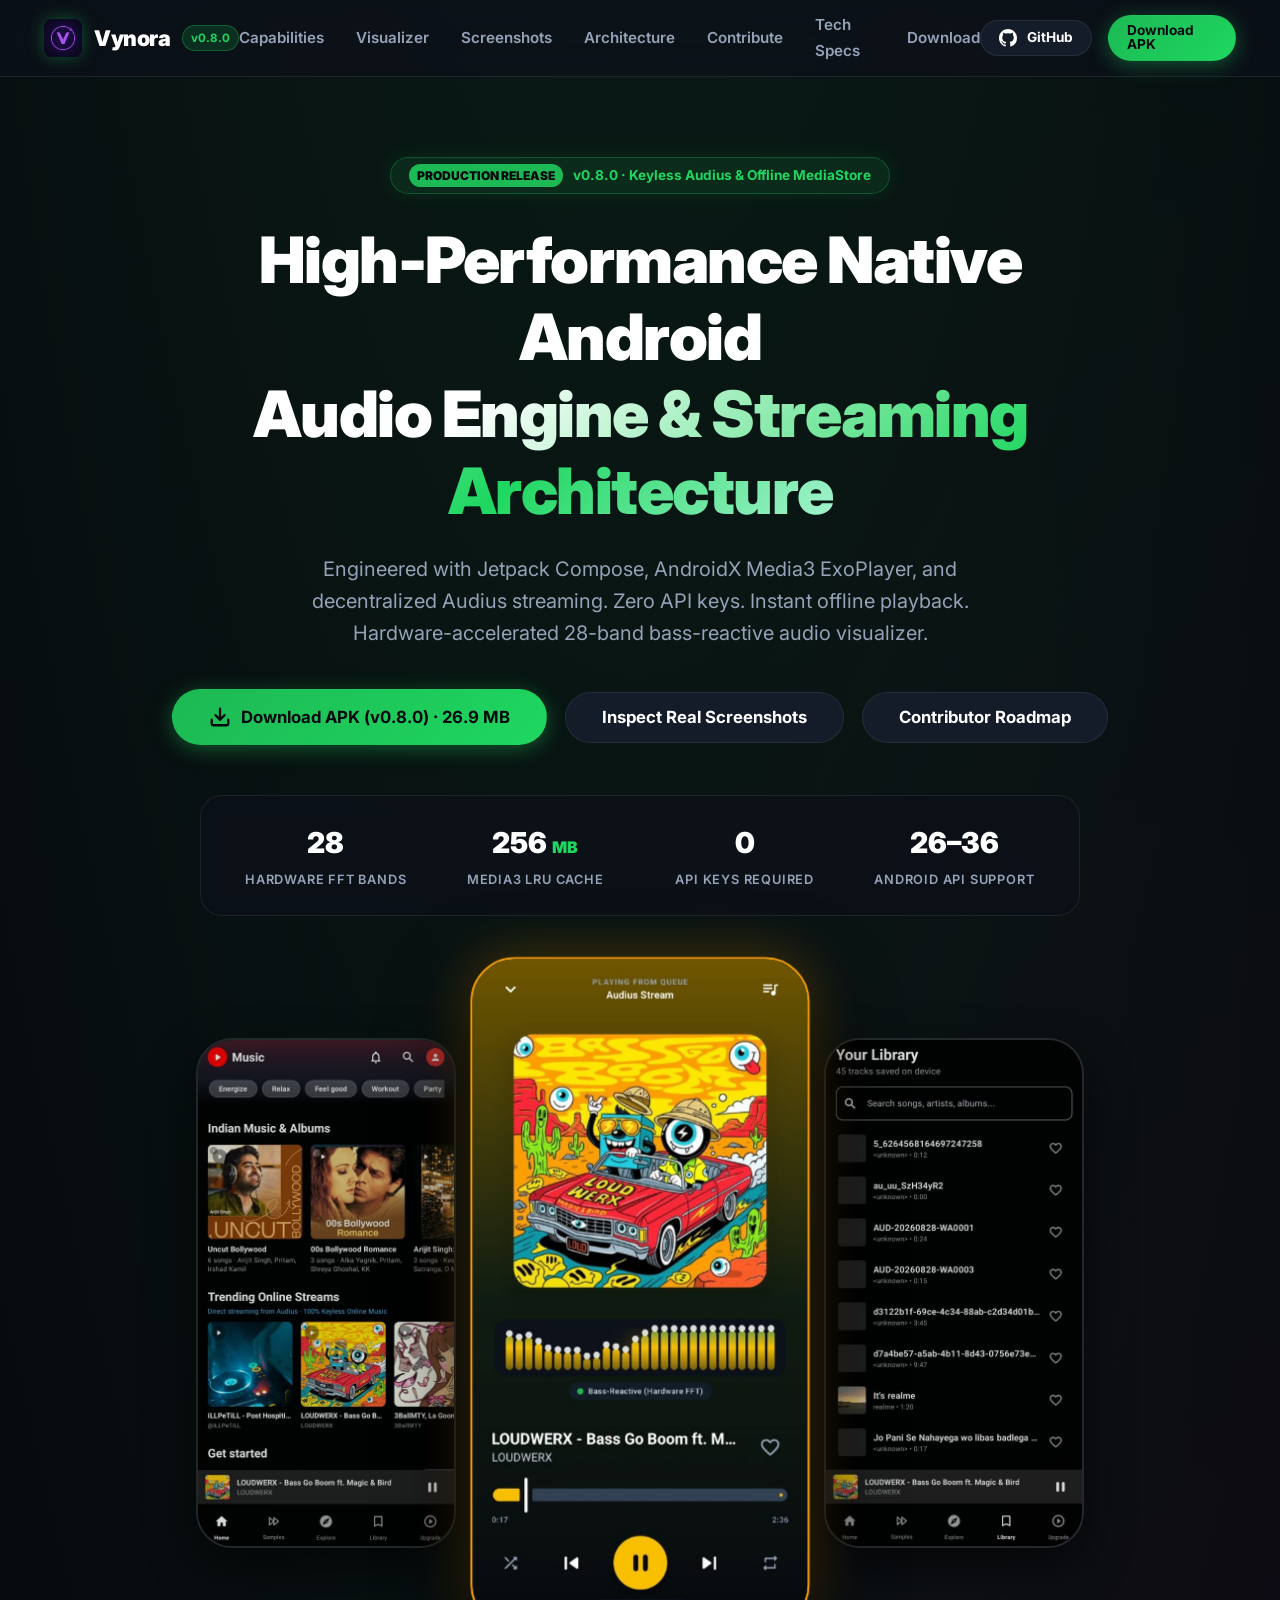
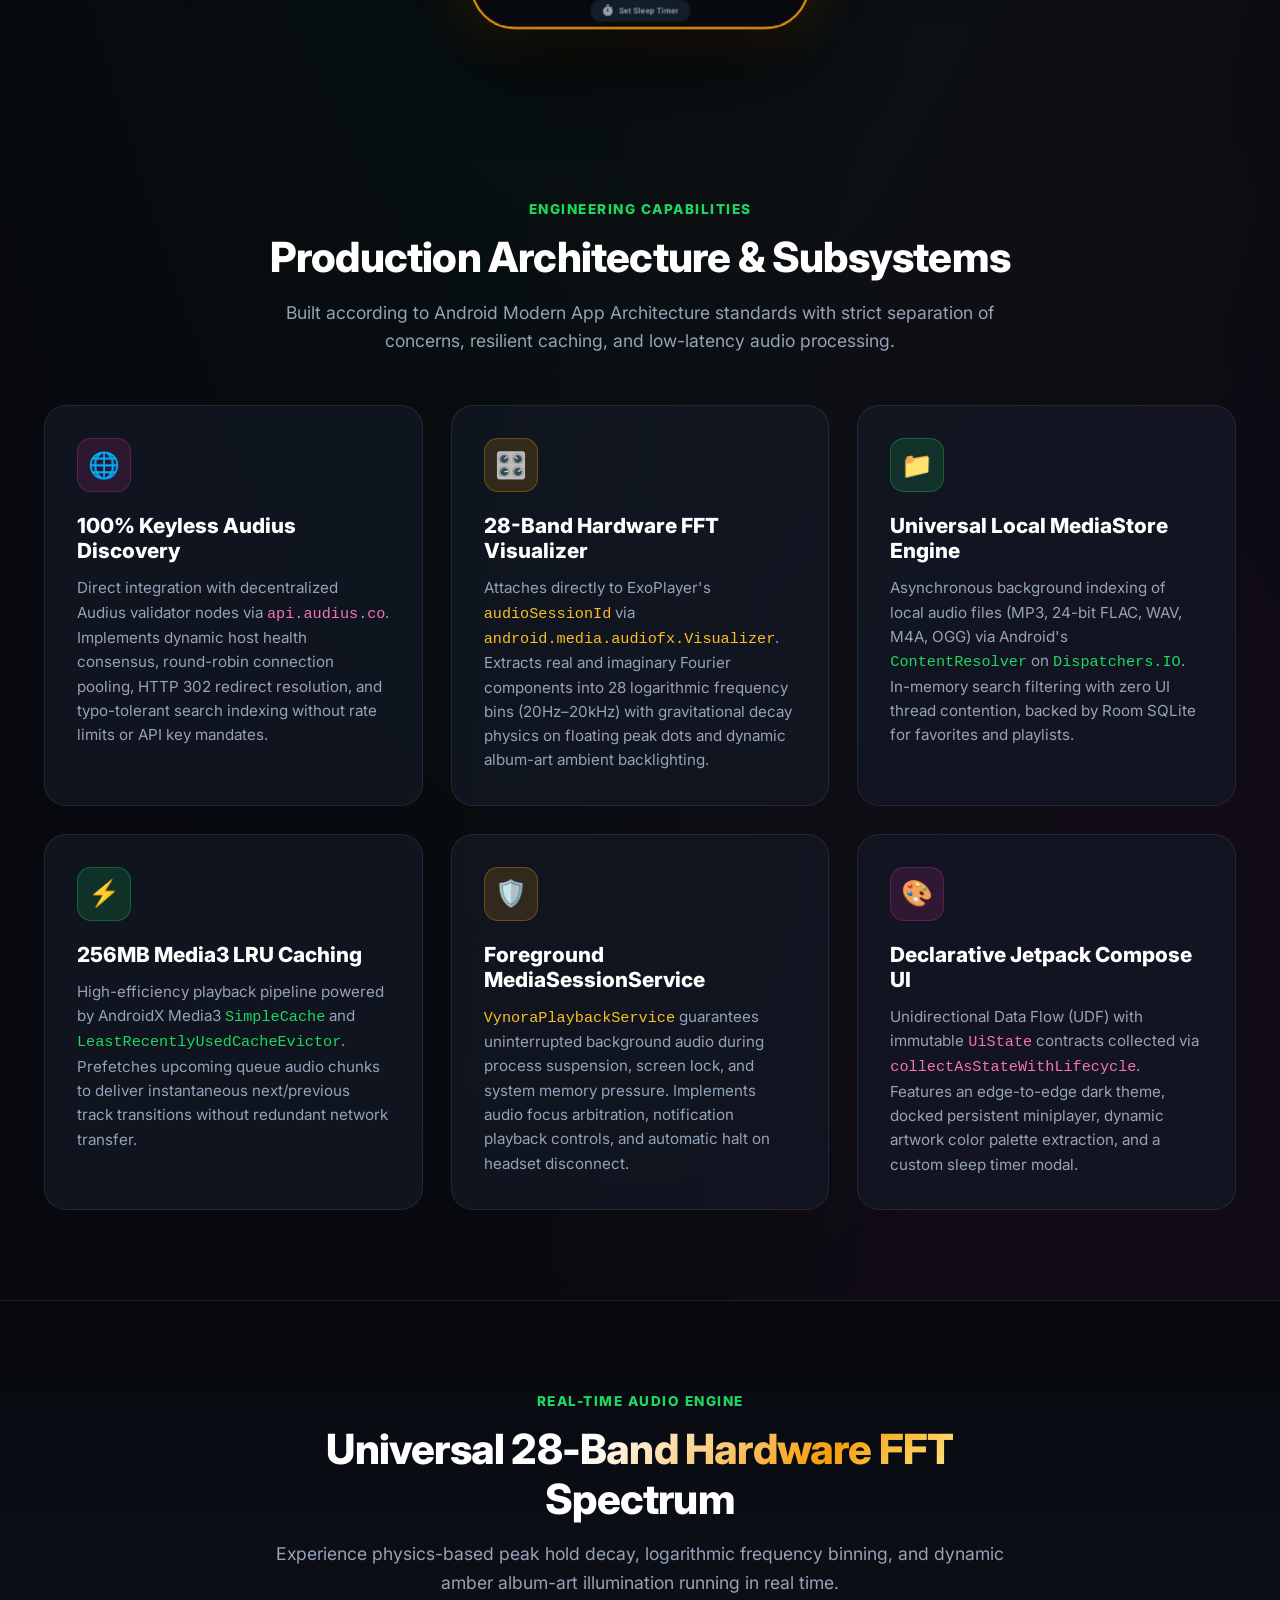
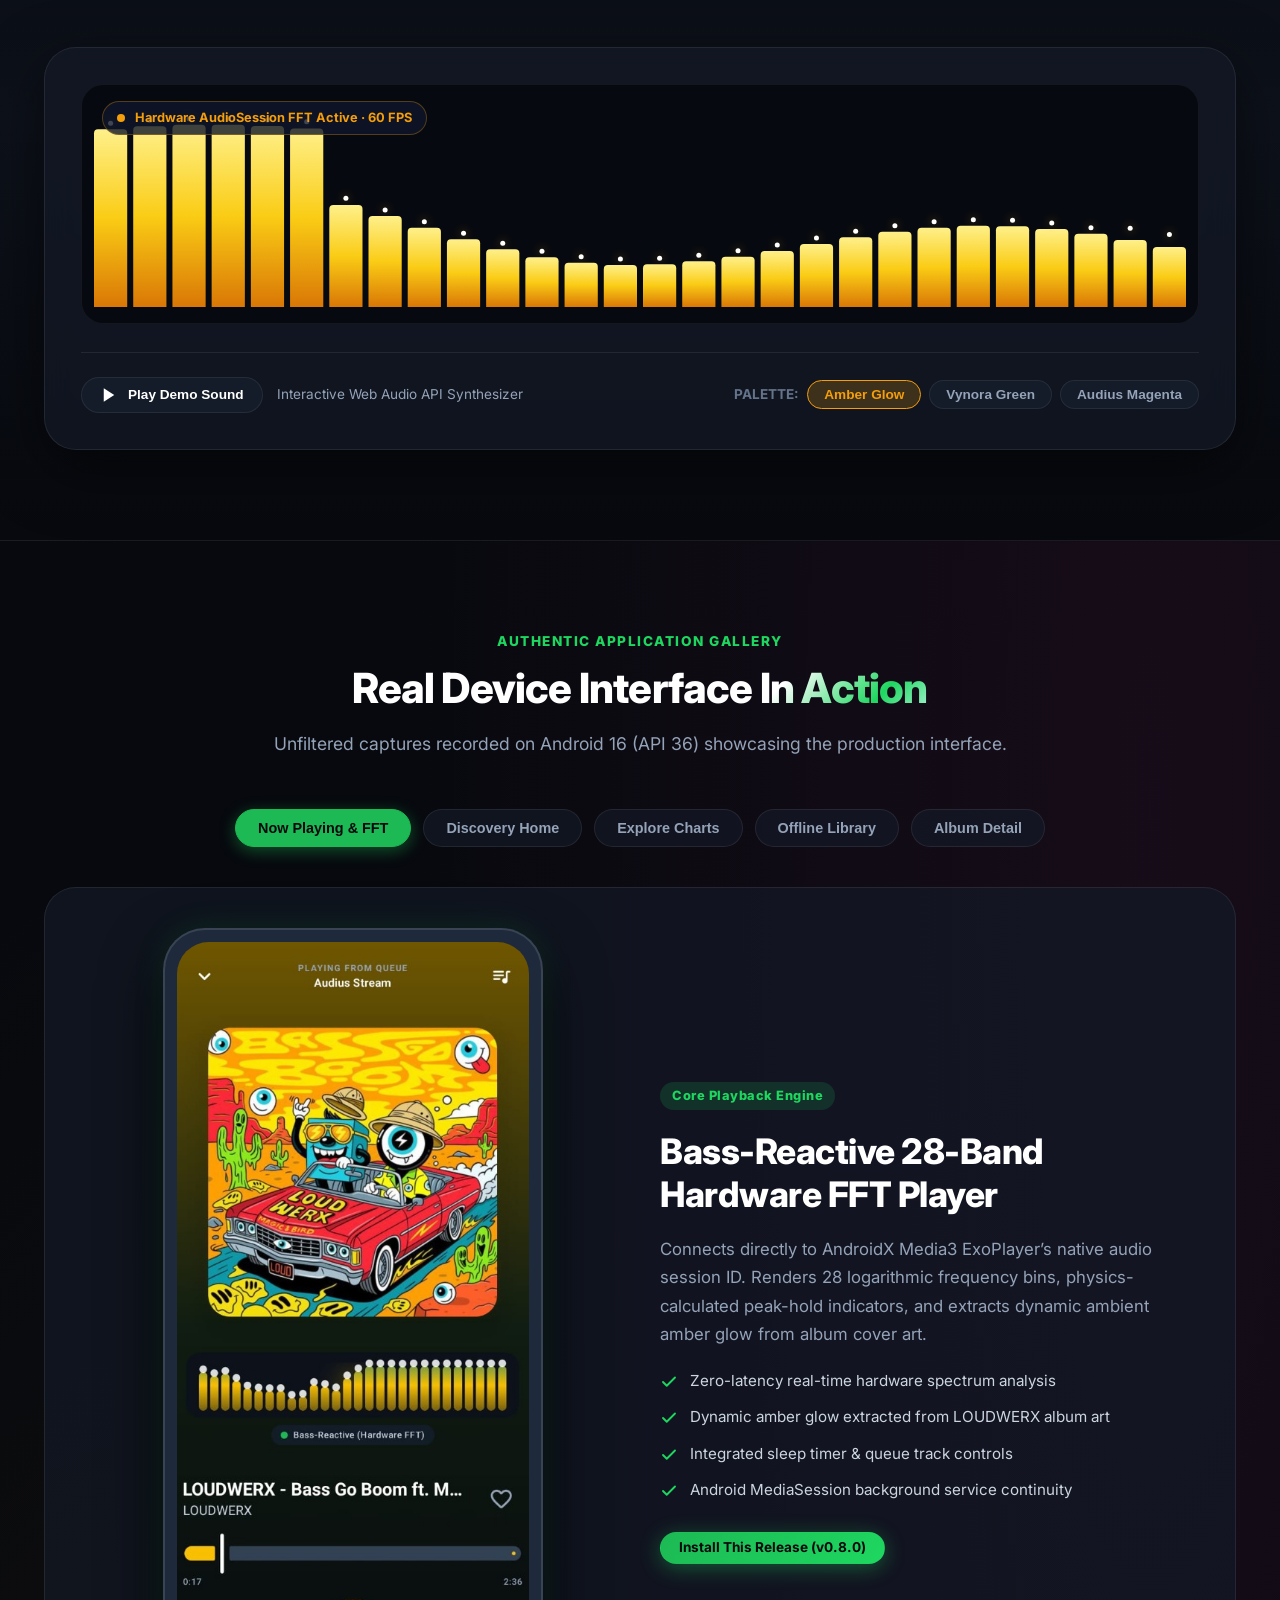
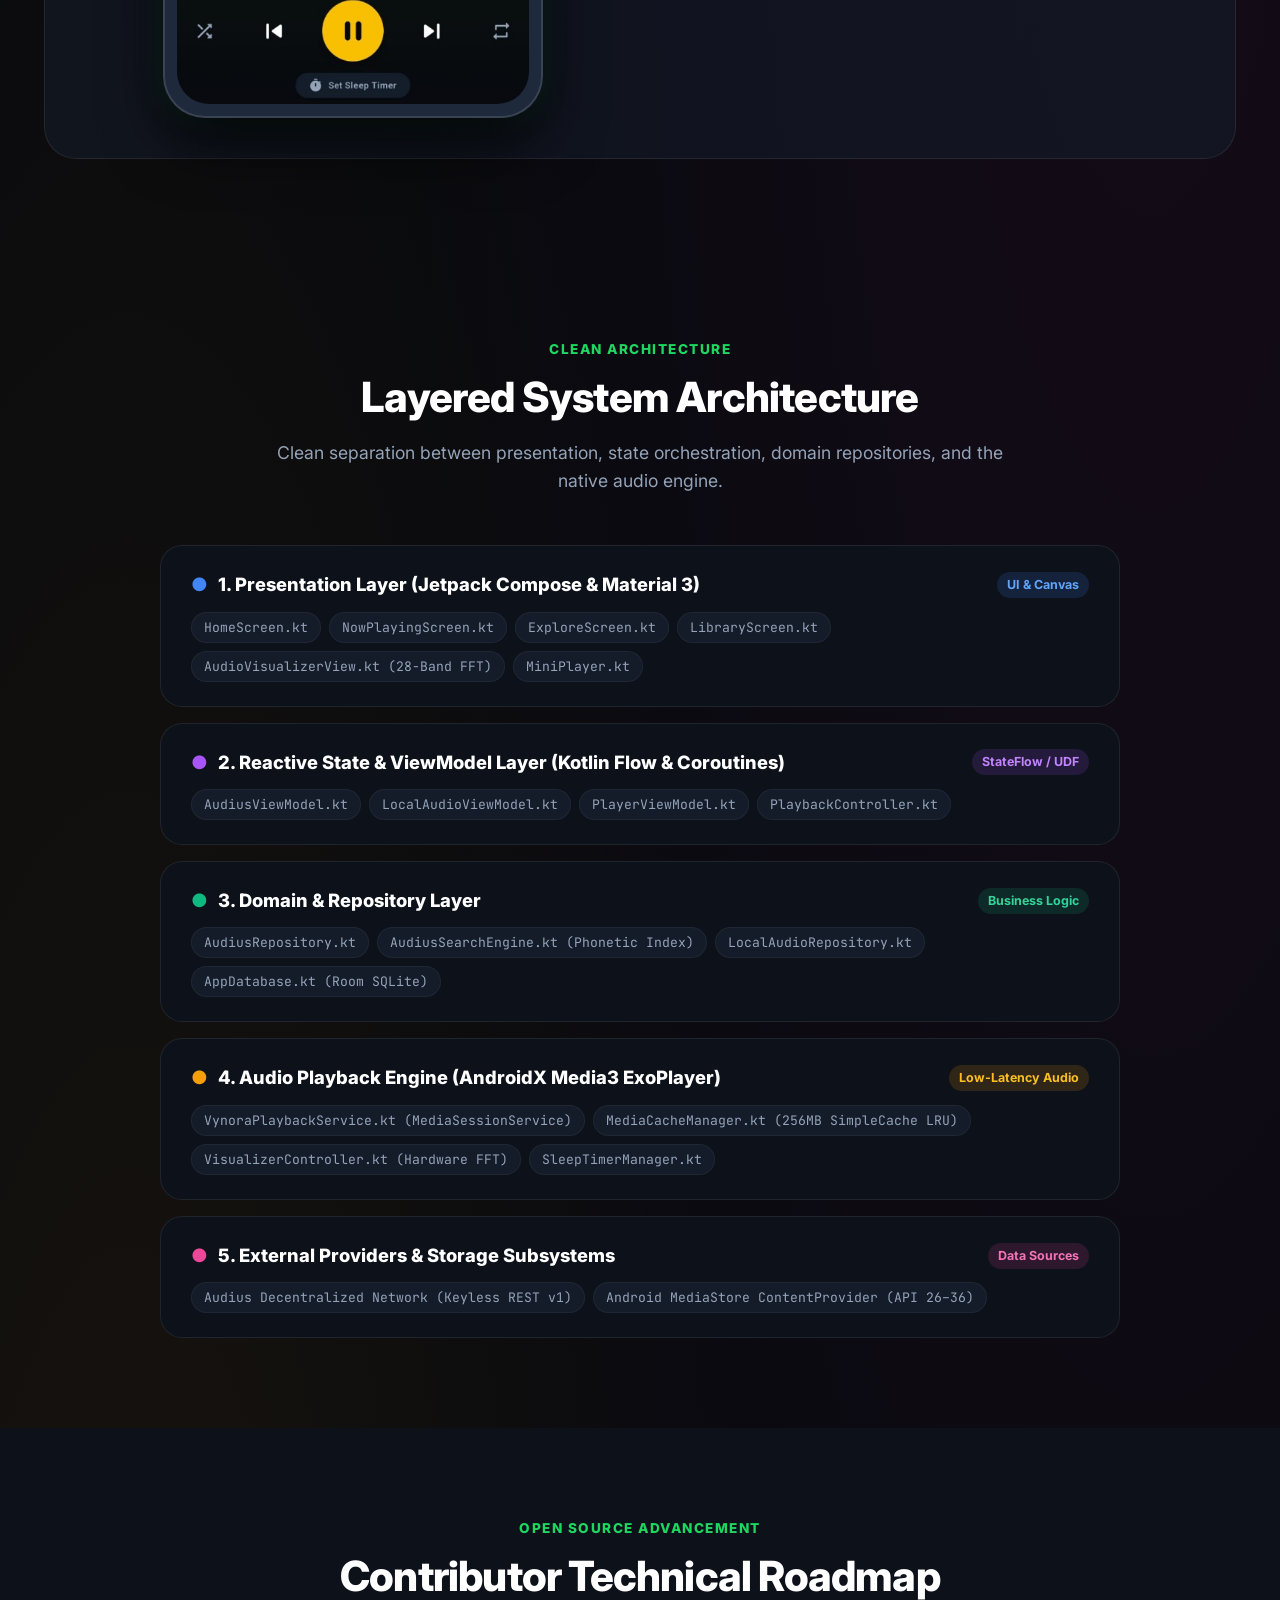
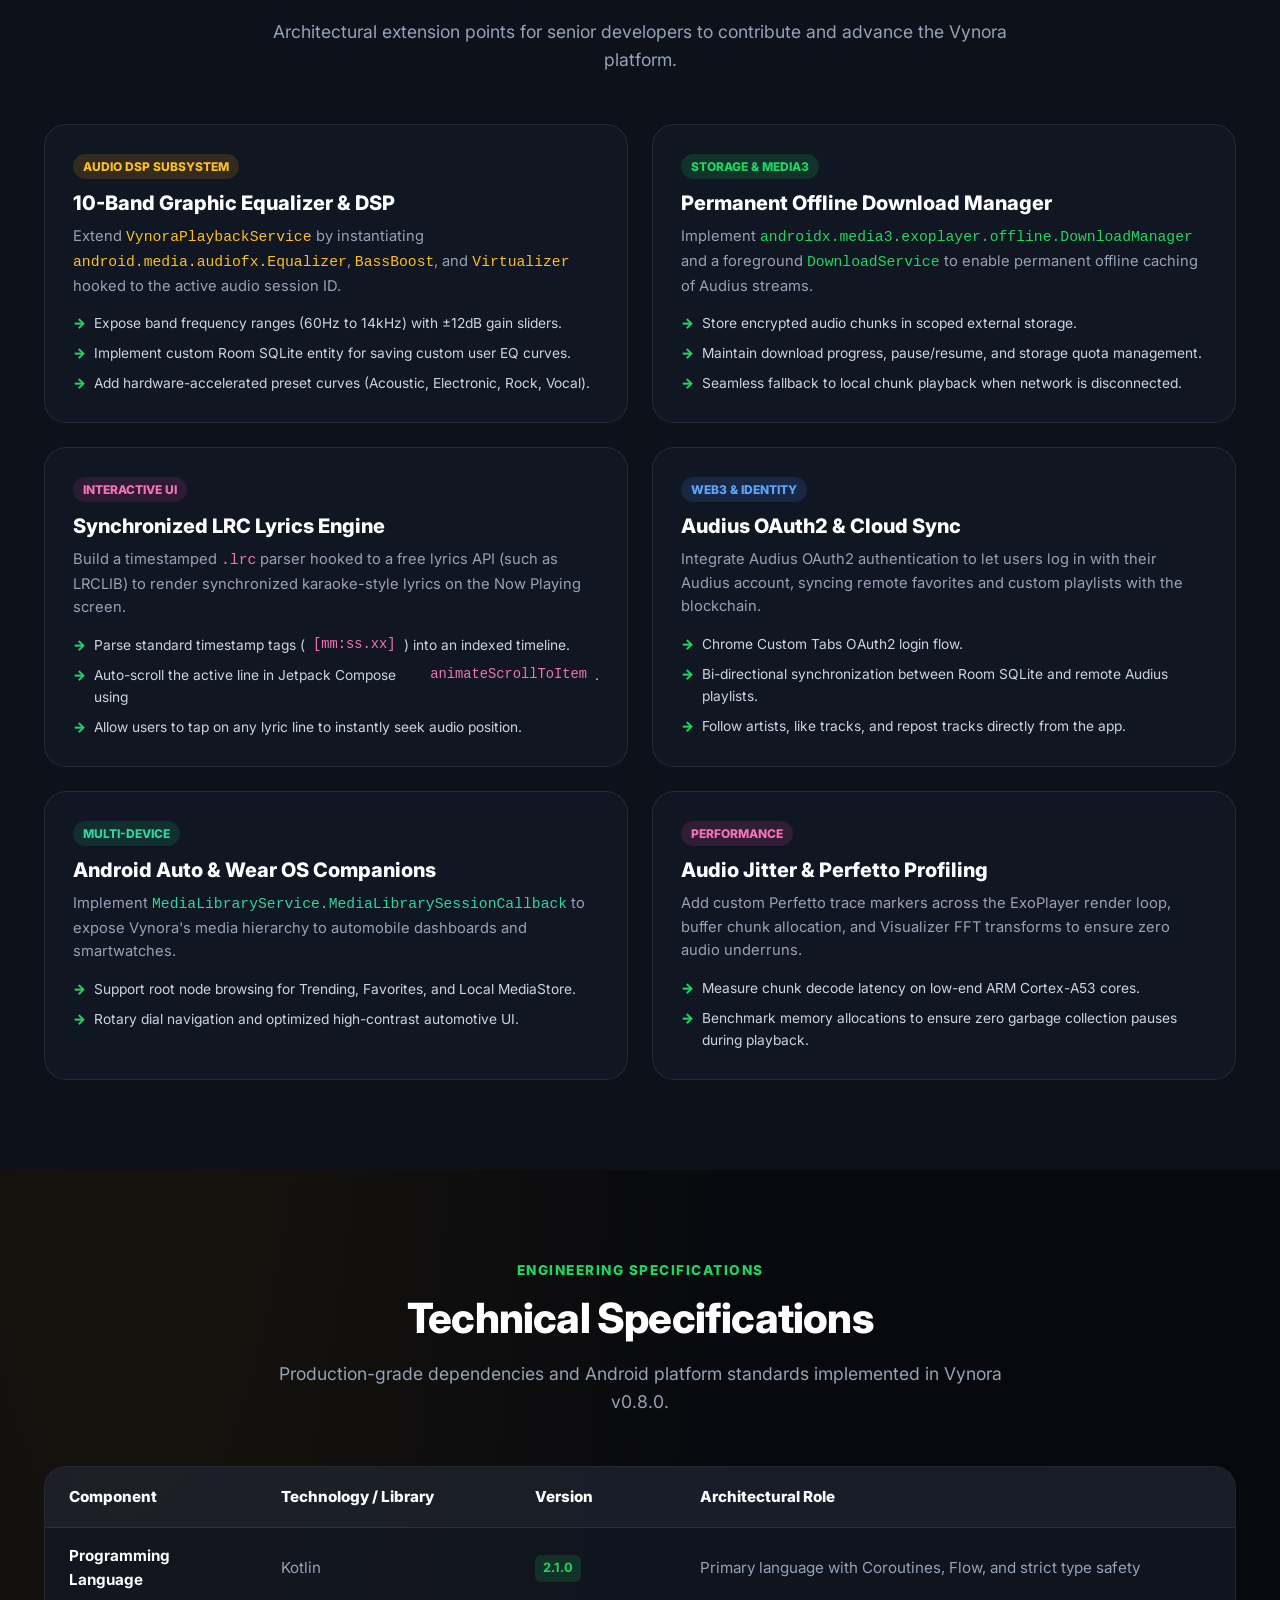
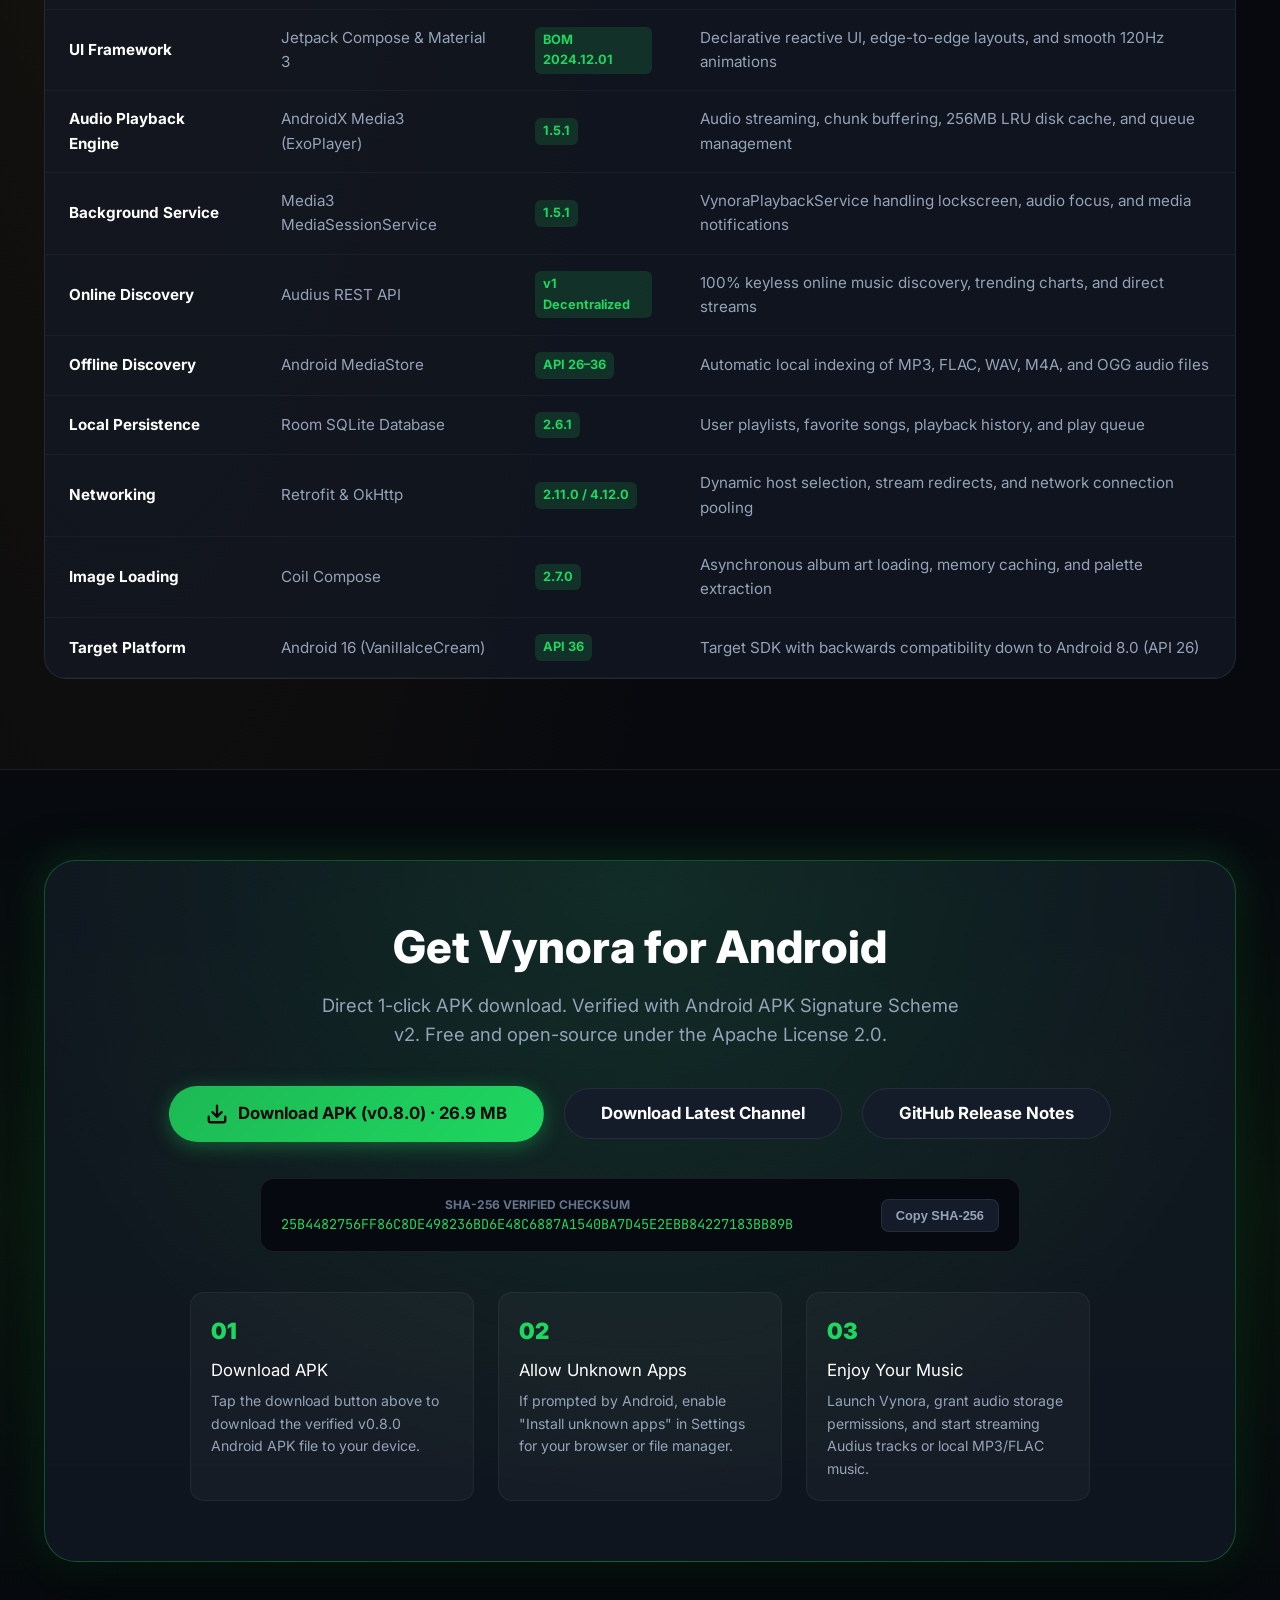
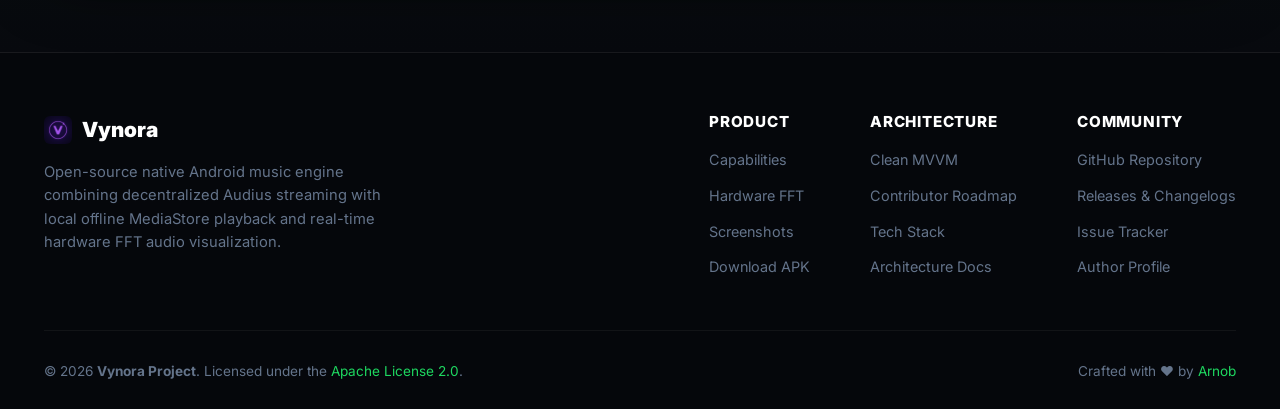
<file: docs/index.html>
<!DOCTYPE html>
<html lang="en">
<head>
  <meta charset="UTF-8" />
  <meta name="viewport" content="width=device-width, initial-scale=1.0" />
  <title>Vynora — Native Android Music Engine &amp; Keyless Audius Streaming</title>
  <meta name="description" content="Production-grade native Android music player engineered with Jetpack Compose, AndroidX Media3 ExoPlayer, decentralized Audius streaming, and universal 28-band hardware FFT audio visualizer." />
  <meta name="keywords" content="Vynora, Android Music Player, Jetpack Compose, Media3 ExoPlayer, Audius, Music Streaming, Audio Visualizer, Open Source, Material 3, Android Architecture" />
  <meta name="author" content="CodeByArnob" />

  <!-- Open Graph / Social Meta -->
  <meta property="og:type" content="website" />
  <meta property="og:title" content="Vynora — Native Android Music Engine" />
  <meta property="og:description" content="Decentralized keyless Audius streaming, offline MediaStore engine, and real-time 28-band hardware FFT audio visualizer." />
  <meta property="og:image" content="assets/vynora_icon.png" />
  <meta property="og:url" content="https://codebyarnob.github.io/Vynora/" />

  <!-- Favicon -->
  <link rel="icon" type="image/png" href="assets/vynora_icon.png" />
  <link rel="apple-touch-icon" href="assets/vynora_icon.png" />

  <!-- Google Fonts -->
  <link rel="preconnect" href="https://fonts.googleapis.com" />
  <link rel="preconnect" href="https://fonts.gstatic.com" crossorigin />
  <link href="https://fonts.googleapis.com/css2?family=Inter:wght@400;500;600;700;800;900&family=JetBrains+Mono:wght@500;700&display=swap" rel="stylesheet" />

  <!-- Stylesheet -->
  <link rel="stylesheet" href="styles.css" />
</head>
<body>

  <!-- ==================== STICKY NAVIGATION ==================== -->
  <header class="navbar">
    <div class="container nav-container">
      <a href="#hero" class="nav-brand" aria-label="Vynora Home">
        <img src="assets/vynora_icon.png" alt="Vynora App Icon" class="nav-logo" />
        <span class="nav-brand-title">Vynora</span>
        <span class="nav-version">v0.8.0</span>
      </a>

      <nav>
        <ul class="nav-links">
          <li><a href="#capabilities" class="nav-link">Capabilities</a></li>
          <li><a href="#visualizer" class="nav-link">Visualizer</a></li>
          <li><a href="#showcase" class="nav-link">Screenshots</a></li>
          <li><a href="#architecture" class="nav-link">Architecture</a></li>
          <li><a href="#roadmap" class="nav-link">Contribute</a></li>
          <li><a href="#specs" class="nav-link">Tech Specs</a></li>
          <li><a href="#download" class="nav-link">Download</a></li>
        </ul>
      </nav>

      <div class="nav-actions">
        <a href="https://github.com/CodeByArnob/Vynora" target="_blank" rel="noopener noreferrer" class="btn btn-secondary btn-sm" aria-label="GitHub Repository">
          <svg width="18" height="18" viewBox="0 0 24 24" fill="currentColor">
            <path d="M12 0C5.37 0 0 5.37 0 12c0 5.31 3.435 9.795 8.205 11.385.6.105.825-.255.825-.57 0-.285-.015-1.23-.015-2.235-3.015.555-3.795-.735-4.035-1.41-.135-.345-.72-1.41-1.23-1.695-.42-.225-1.02-.78-.015-.795.945-.015 1.62.87 1.845 1.23 1.08 1.815 2.805 1.305 3.495.99.105-.78.42-1.305.765-1.605-2.67-.3-5.46-1.335-5.46-5.925 0-1.305.465-2.385 1.23-3.225-.12-.3-.54-1.53.12-3.18 0 0 1.005-.315 3.3 1.23.96-.27 1.98-.405 3-.405s2.04.135 3 .405c2.295-1.56 3.3-1.23 3.3-1.23.66 1.65.24 2.88.12 3.18.765.84 1.23 1.905 1.23 3.225 0 4.605-2.805 5.625-5.475 5.925.435.375.81 1.095.81 2.22 0 1.605-.015 2.895-.015 3.3 0 .315.225.69.825.57A12.02 12.02 0 0024 12c0-6.63-5.37-12-12-12z"/>
          </svg>
          <span>GitHub</span>
        </a>
        <a href="#download" class="btn btn-primary btn-sm">
          <span>Download APK</span>
        </a>
        <button class="nav-mobile-toggle" aria-label="Toggle navigation menu" aria-expanded="false">
          ☰
        </button>
      </div>
    </div>
  </header>

  <!-- ==================== HERO SECTION WITH REAL SCREENSHOTS ==================== -->
  <section id="hero" class="hero">
    <div class="container">
      <div class="hero-pill">
        <span class="hero-pill-badge">PRODUCTION RELEASE</span>
        <span>v0.8.0 · Keyless Audius &amp; Offline MediaStore</span>
      </div>

      <h1 class="hero-title">
        High-Performance Native Android<br />
        <span class="gradient-text">Audio Engine &amp; Streaming Architecture</span>
      </h1>

      <p class="hero-subtitle">
        Engineered with Jetpack Compose, AndroidX Media3 ExoPlayer, and decentralized Audius streaming. Zero API keys. Instant offline playback. Hardware-accelerated 28-band bass-reactive audio visualizer.
      </p>

      <div class="hero-buttons">
        <a href="https://github.com/CodeByArnob/Vynora/releases/latest/download/Vynora-v0.8.0-debug.apk" class="btn btn-primary btn-lg">
          <svg width="22" height="22" viewBox="0 0 24 24" fill="none" stroke="currentColor" stroke-width="2.5" stroke-linecap="round" stroke-linejoin="round">
            <path d="M21 15v4a2 2 0 0 1-2 2H5a2 2 0 0 1-2-2v-4"></path>
            <polyline points="7 10 12 15 17 10"></polyline>
            <line x1="12" y1="15" x2="12" y2="3"></line>
          </svg>
          <span>Download APK (v0.8.0) · 26.9 MB</span>
        </a>
        <a href="#showcase" class="btn btn-secondary btn-lg">
          <span>Inspect Real Screenshots</span>
        </a>
        <a href="#roadmap" class="btn btn-secondary btn-lg">
          <span>Contributor Roadmap</span>
        </a>
      </div>

      <!-- Quick Metrics Grid -->
      <div class="hero-stats">
        <div class="stat-item">
          <div class="stat-value">28</div>
          <div class="stat-label">Hardware FFT Bands</div>
        </div>
        <div class="stat-item">
          <div class="stat-value">256 <span style="font-size: 1rem; color: #1ED760;">MB</span></div>
          <div class="stat-label">Media3 LRU Cache</div>
        </div>
        <div class="stat-item">
          <div class="stat-value">0</div>
          <div class="stat-label">API Keys Required</div>
        </div>
        <div class="stat-item">
          <div class="stat-value">26–36</div>
          <div class="stat-label">Android API Support</div>
        </div>
      </div>

      <!-- Real In-App Mobile Device Showcase (NO FAKE SVGs) -->
      <div class="hero-phones-container">
        <!-- Left: Discovery Home -->
        <div class="hero-phone-side">
          <img src="assets/screenshots/screenshot_home.jpg" alt="Vynora Home Screen with Indian Music &amp; Audius Trends" loading="lazy" />
        </div>

        <!-- Center: Fullscreen Now Playing with 28-band FFT & Amber Glow -->
        <div class="hero-phone-center">
          <img src="assets/screenshots/screenshot_now_playing.jpg" alt="Vynora Now Playing Screen with 28-Band Hardware FFT Visualizer" />
        </div>

        <!-- Right: Offline MediaStore Library -->
        <div class="hero-phone-side">
          <img src="assets/screenshots/screenshot_library.jpg" alt="Vynora Local Library Screen with 45 device tracks" loading="lazy" />
        </div>
      </div>
    </div>
  </section>

  <!-- ==================== CAPABILITIES & SENIOR ARCHITECTURE ==================== -->
  <section id="capabilities" class="features-section">
    <div class="container">
      <div class="section-header">
        <span class="section-tag">ENGINEERING CAPABILITIES</span>
        <h2 class="section-title">
          Production Architecture &amp; Subsystems
        </h2>
        <p class="section-subtitle">
          Built according to Android Modern App Architecture standards with strict separation of concerns, resilient caching, and low-latency audio processing.
        </p>
      </div>

      <div class="features-grid">
        <!-- Capability 1: Decentralized Audius Network -->
        <div class="feature-card">
          <div class="feature-icon-wrapper feature-icon-audius">
            🌐
          </div>
          <h3 class="feature-title">100% Keyless Audius Discovery</h3>
          <p class="feature-desc">
            Direct integration with decentralized Audius validator nodes via <code style="color: #F472B6;">api.audius.co</code>. Implements dynamic host health consensus, round-robin connection pooling, HTTP 302 redirect resolution, and typo-tolerant search indexing without rate limits or API key mandates.
          </p>
        </div>

        <!-- Capability 2: 28-Band Hardware FFT -->
        <div class="feature-card">
          <div class="feature-icon-wrapper feature-icon-amber">
            🎛️
          </div>
          <h3 class="feature-title">28-Band Hardware FFT Visualizer</h3>
          <p class="feature-desc">
            Attaches directly to ExoPlayer's <code style="color: #FBBF24;">audioSessionId</code> via <code style="color: #FBBF24;">android.media.audiofx.Visualizer</code>. Extracts real and imaginary Fourier components into 28 logarithmic frequency bins (20Hz–20kHz) with gravitational decay physics on floating peak dots and dynamic album-art ambient backlighting.
          </p>
        </div>

        <!-- Capability 3: Offline MediaStore Engine -->
        <div class="feature-card">
          <div class="feature-icon-wrapper feature-icon-green">
            📁
          </div>
          <h3 class="feature-title">Universal Local MediaStore Engine</h3>
          <p class="feature-desc">
            Asynchronous background indexing of local audio files (MP3, 24-bit FLAC, WAV, M4A, OGG) via Android's <code style="color: #1ED760;">ContentResolver</code> on <code style="color: #1ED760;">Dispatchers.IO</code>. In-memory search filtering with zero UI thread contention, backed by Room SQLite for favorites and playlists.
          </p>
        </div>

        <!-- Capability 4: Media3 256MB LRU Cache -->
        <div class="feature-card">
          <div class="feature-icon-wrapper feature-icon-green">
            ⚡
          </div>
          <h3 class="feature-title">256MB Media3 LRU Caching</h3>
          <p class="feature-desc">
            High-efficiency playback pipeline powered by AndroidX Media3 <code style="color: #1ED760;">SimpleCache</code> and <code style="color: #1ED760;">LeastRecentlyUsedCacheEvictor</code>. Prefetches upcoming queue audio chunks to deliver instantaneous next/previous track transitions without redundant network transfer.
          </p>
        </div>

        <!-- Capability 5: Resilient Background Service -->
        <div class="feature-card">
          <div class="feature-icon-wrapper feature-icon-amber">
            🛡️
          </div>
          <h3 class="feature-title">Foreground MediaSessionService</h3>
          <p class="feature-desc">
            <code style="color: #FBBF24;">VynoraPlaybackService</code> guarantees uninterrupted background audio during process suspension, screen lock, and system memory pressure. Implements audio focus arbitration, notification playback controls, and automatic halt on headset disconnect.
          </p>
        </div>

        <!-- Capability 6: Material 3 UDF Architecture -->
        <div class="feature-card">
          <div class="feature-icon-wrapper feature-icon-audius">
            🎨
          </div>
          <h3 class="feature-title">Declarative Jetpack Compose UI</h3>
          <p class="feature-desc">
            Unidirectional Data Flow (UDF) with immutable <code style="color: #F472B6;">UiState</code> contracts collected via <code style="color: #F472B6;">collectAsStateWithLifecycle</code>. Features an edge-to-edge dark theme, docked persistent miniplayer, dynamic artwork color palette extraction, and a custom sleep timer modal.
          </p>
        </div>
      </div>
    </div>
  </section>

  <!-- ==================== INTERACTIVE VISUALIZER SECTION ==================== -->
  <section id="visualizer" class="visualizer-section">
    <div class="container">
      <div class="section-header">
        <span class="section-tag">REAL-TIME AUDIO ENGINE</span>
        <h2 class="section-title">
          Universal <span class="gradient-text-amber">28-Band Hardware FFT</span> Spectrum
        </h2>
        <p class="section-subtitle">
          Experience physics-based peak hold decay, logarithmic frequency binning, and dynamic amber album-art illumination running in real time.
        </p>
      </div>

      <div class="visualizer-card">
        <div class="visualizer-canvas-container">
          <div class="visualizer-overlay-info">
            <span class="visualizer-pulse-dot"></span>
            <span>Hardware AudioSession FFT Active · 60 FPS</span>
          </div>
          <canvas id="visualizerCanvas"></canvas>
        </div>

        <div class="visualizer-controls">
          <div class="vis-audio-btn-group">
            <button id="visPlayBtn" class="btn btn-secondary btn-sm">
              <svg width="18" height="18" viewBox="0 0 24 24" fill="currentColor">
                <polygon points="5 3 19 12 5 21 5 3"></polygon>
              </svg>
              <span id="visPlayBtnText">Play Demo Sound</span>
            </button>
            <span style="font-size: 0.85rem; color: var(--text-secondary);">Interactive Web Audio API Synthesizer</span>
          </div>

          <div class="vis-theme-group">
            <span style="font-size: 0.85rem; color: var(--text-muted); font-weight: 700;">PALETTE:</span>
            <button class="theme-pill active" data-theme="amber">Amber Glow</button>
            <button class="theme-pill" data-theme="emerald">Vynora Green</button>
            <button class="theme-pill" data-theme="audius">Audius Magenta</button>
          </div>
        </div>
      </div>
    </div>
  </section>

  <!-- ==================== AUTHENTIC SCREENSHOT GALLERY ==================== -->
  <section id="showcase" class="showcase-section">
    <div class="container">
      <div class="section-header">
        <span class="section-tag">AUTHENTIC APPLICATION GALLERY</span>
        <h2 class="section-title">
          Real Device Interface <span class="gradient-text">In Action</span>
        </h2>
        <p class="section-subtitle">
          Unfiltered captures recorded on Android 16 (API 36) showcasing the production interface.
        </p>
      </div>

      <!-- Screen Navigation Tabs -->
      <div class="showcase-tabs">
        <button class="showcase-tab active" data-screen="nowplaying">Now Playing &amp; FFT</button>
        <button class="showcase-tab" data-screen="home">Discovery Home</button>
        <button class="showcase-tab" data-screen="explore">Explore Charts</button>
        <button class="showcase-tab" data-screen="library">Offline Library</button>
        <button class="showcase-tab" data-screen="playlist">Album Detail</button>
      </div>

      <!-- Active Showcase Interactive Mockup -->
      <div class="showcase-display">
        <div class="phone-mockup">
          <div class="phone-screen">
            <img id="showcasePhoneImg" src="assets/screenshots/screenshot_now_playing.jpg" alt="Vynora Now Playing Screen with 28-Band Hardware FFT" />
          </div>
        </div>

        <div class="showcase-details">
          <span id="showcaseBadge" class="showcase-badge">Core Playback Engine</span>
          <h3 id="showcaseHeading" class="showcase-heading">Bass-Reactive 28-Band Hardware FFT Player</h3>
          <p id="showcaseDesc" class="showcase-desc">
            Connects directly to AndroidX Media3 ExoPlayer’s native audio session ID. Renders 28 logarithmic frequency bins, physics-calculated peak-hold indicators, and extracts dynamic ambient amber glow from album cover art.
          </p>

          <ul id="showcaseList" class="showcase-list">
            <li>
              <svg width="18" height="18" viewBox="0 0 24 24" fill="none" stroke="currentColor" stroke-width="2.5" stroke-linecap="round" stroke-linejoin="round">
                <path d="M20 6L9 17l-5-5"></path>
              </svg>
              Zero-latency real-time hardware spectrum analysis
            </li>
            <li>
              <svg width="18" height="18" viewBox="0 0 24 24" fill="none" stroke="currentColor" stroke-width="2.5" stroke-linecap="round" stroke-linejoin="round">
                <path d="M20 6L9 17l-5-5"></path>
              </svg>
              Dynamic amber glow extracted from LOUDWERX album art
            </li>
            <li>
              <svg width="18" height="18" viewBox="0 0 24 24" fill="none" stroke="currentColor" stroke-width="2.5" stroke-linecap="round" stroke-linejoin="round">
                <path d="M20 6L9 17l-5-5"></path>
              </svg>
              Integrated sleep timer &amp; queue track controls
            </li>
            <li>
              <svg width="18" height="18" viewBox="0 0 24 24" fill="none" stroke="currentColor" stroke-width="2.5" stroke-linecap="round" stroke-linejoin="round">
                <path d="M20 6L9 17l-5-5"></path>
              </svg>
              Android MediaSession background service continuity
            </li>
          </ul>

          <div style="margin-top: 10px;">
            <a href="https://github.com/CodeByArnob/Vynora/releases/latest" class="btn btn-primary btn-sm">
              <span>Install This Release (v0.8.0)</span>
            </a>
          </div>
        </div>
      </div>
    </div>
  </section>

  <!-- ==================== ARCHITECTURE STACK ==================== -->
  <section id="architecture" class="architecture-section">
    <div class="container">
      <div class="section-header">
        <span class="section-tag">CLEAN ARCHITECTURE</span>
        <h2 class="section-title">
          Layered System Architecture
        </h2>
        <p class="section-subtitle">
          Clean separation between presentation, state orchestration, domain repositories, and the native audio engine.
        </p>
      </div>

      <div class="arch-layers-stack">
        <!-- Layer 1 -->
        <div class="arch-layer-card">
          <div class="arch-layer-header">
            <div class="arch-layer-title">
              <span style="color: #4285F4;">●</span> 1. Presentation Layer (Jetpack Compose &amp; Material 3)
            </div>
            <span class="arch-layer-badge" style="background: rgba(66, 133, 244, 0.15); color: #60A5FA;">UI &amp; Canvas</span>
          </div>
          <div class="arch-layer-chips">
            <span class="arch-chip">HomeScreen.kt</span>
            <span class="arch-chip">NowPlayingScreen.kt</span>
            <span class="arch-chip">ExploreScreen.kt</span>
            <span class="arch-chip">LibraryScreen.kt</span>
            <span class="arch-chip">AudioVisualizerView.kt (28-Band FFT)</span>
            <span class="arch-chip">MiniPlayer.kt</span>
          </div>
        </div>

        <!-- Layer 2 -->
        <div class="arch-layer-card">
          <div class="arch-layer-header">
            <div class="arch-layer-title">
              <span style="color: #A855F7;">●</span> 2. Reactive State &amp; ViewModel Layer (Kotlin Flow &amp; Coroutines)
            </div>
            <span class="arch-layer-badge" style="background: rgba(168, 85, 247, 0.15); color: #C084FC;">StateFlow / UDF</span>
          </div>
          <div class="arch-layer-chips">
            <span class="arch-chip">AudiusViewModel.kt</span>
            <span class="arch-chip">LocalAudioViewModel.kt</span>
            <span class="arch-chip">PlayerViewModel.kt</span>
            <span class="arch-chip">PlaybackController.kt</span>
          </div>
        </div>

        <!-- Layer 3 -->
        <div class="arch-layer-card">
          <div class="arch-layer-header">
            <div class="arch-layer-title">
              <span style="color: #10B981;">●</span> 3. Domain &amp; Repository Layer
            </div>
            <span class="arch-layer-badge" style="background: rgba(16, 185, 129, 0.15); color: #34D399;">Business Logic</span>
          </div>
          <div class="arch-layer-chips">
            <span class="arch-chip">AudiusRepository.kt</span>
            <span class="arch-chip">AudiusSearchEngine.kt (Phonetic Index)</span>
            <span class="arch-chip">LocalAudioRepository.kt</span>
            <span class="arch-chip">AppDatabase.kt (Room SQLite)</span>
          </div>
        </div>

        <!-- Layer 4 -->
        <div class="arch-layer-card">
          <div class="arch-layer-header">
            <div class="arch-layer-title">
              <span style="color: #F59E0B;">●</span> 4. Audio Playback Engine (AndroidX Media3 ExoPlayer)
            </div>
            <span class="arch-layer-badge" style="background: rgba(245, 158, 11, 0.15); color: #FBBF24;">Low-Latency Audio</span>
          </div>
          <div class="arch-layer-chips">
            <span class="arch-chip">VynoraPlaybackService.kt (MediaSessionService)</span>
            <span class="arch-chip">MediaCacheManager.kt (256MB SimpleCache LRU)</span>
            <span class="arch-chip">VisualizerController.kt (Hardware FFT)</span>
            <span class="arch-chip">SleepTimerManager.kt</span>
          </div>
        </div>

        <!-- Layer 5 -->
        <div class="arch-layer-card">
          <div class="arch-layer-header">
            <div class="arch-layer-title">
              <span style="color: #EC4899;">●</span> 5. External Providers &amp; Storage Subsystems
            </div>
            <span class="arch-layer-badge" style="background: rgba(236, 72, 153, 0.15); color: #F472B6;">Data Sources</span>
          </div>
          <div class="arch-layer-chips">
            <span class="arch-chip">Audius Decentralized Network (Keyless REST v1)</span>
            <span class="arch-chip">Android MediaStore ContentProvider (API 26–36)</span>
          </div>
        </div>
      </div>
    </div>
  </section>

  <!-- ==================== CONTRIBUTOR ROADMAP SECTION ==================== -->
  <section id="roadmap" class="features-section" style="background: var(--bg-secondary);">
    <div class="container">
      <div class="section-header">
        <span class="section-tag">OPEN SOURCE ADVANCEMENT</span>
        <h2 class="section-title">
          Contributor Technical Roadmap
        </h2>
        <p class="section-subtitle">
          Architectural extension points for senior developers to contribute and advance the Vynora platform.
        </p>
      </div>

      <div class="roadmap-grid">
        <!-- Roadmap 1: Parametric DSP & Equalizer -->
        <div class="roadmap-card">
          <span class="roadmap-badge" style="background: rgba(245, 158, 11, 0.15); color: #FBBF24;">Audio DSP Subsystem</span>
          <h3 class="roadmap-title">10-Band Graphic Equalizer &amp; DSP</h3>
          <p class="roadmap-desc">
            Extend <code style="color: #FBBF24;">VynoraPlaybackService</code> by instantiating <code style="color: #FBBF24;">android.media.audiofx.Equalizer</code>, <code style="color: #FBBF24;">BassBoost</code>, and <code style="color: #FBBF24;">Virtualizer</code> hooked to the active audio session ID.
          </p>
          <ul class="roadmap-points">
            <li>Expose band frequency ranges (60Hz to 14kHz) with &plusmn;12dB gain sliders.</li>
            <li>Implement custom Room SQLite entity for saving custom user EQ curves.</li>
            <li>Add hardware-accelerated preset curves (Acoustic, Electronic, Rock, Vocal).</li>
          </ul>
        </div>

        <!-- Roadmap 2: Offline Download Manager -->
        <div class="roadmap-card">
          <span class="roadmap-badge" style="background: rgba(30, 215, 96, 0.15); color: #1ED760;">Storage &amp; Media3</span>
          <h3 class="roadmap-title">Permanent Offline Download Manager</h3>
          <p class="roadmap-desc">
            Implement <code style="color: #1ED760;">androidx.media3.exoplayer.offline.DownloadManager</code> and a foreground <code style="color: #1ED760;">DownloadService</code> to enable permanent offline caching of Audius streams.
          </p>
          <ul class="roadmap-points">
            <li>Store encrypted audio chunks in scoped external storage.</li>
            <li>Maintain download progress, pause/resume, and storage quota management.</li>
            <li>Seamless fallback to local chunk playback when network is disconnected.</li>
          </ul>
        </div>

        <!-- Roadmap 3: Synchronized LRC Lyrics -->
        <div class="roadmap-card">
          <span class="roadmap-badge" style="background: rgba(204, 51, 153, 0.15); color: #F472B6;">Interactive UI</span>
          <h3 class="roadmap-title">Synchronized LRC Lyrics Engine</h3>
          <p class="roadmap-desc">
            Build a timestamped <code style="color: #F472B6;">.lrc</code> parser hooked to a free lyrics API (such as LRCLIB) to render synchronized karaoke-style lyrics on the Now Playing screen.
          </p>
          <ul class="roadmap-points">
            <li>Parse standard timestamp tags (<code style="color: #F472B6;">[mm:ss.xx]</code>) into an indexed timeline.</li>
            <li>Auto-scroll the active line in Jetpack Compose using <code style="color: #F472B6;">animateScrollToItem</code>.</li>
            <li>Allow users to tap on any lyric line to instantly seek audio position.</li>
          </ul>
        </div>

        <!-- Roadmap 4: Audius Web3 Authentication -->
        <div class="roadmap-card">
          <span class="roadmap-badge" style="background: rgba(66, 133, 244, 0.15); color: #60A5FA;">Web3 &amp; Identity</span>
          <h3 class="roadmap-title">Audius OAuth2 &amp; Cloud Sync</h3>
          <p class="roadmap-desc">
            Integrate Audius OAuth2 authentication to let users log in with their Audius account, syncing remote favorites and custom playlists with the blockchain.
          </p>
          <ul class="roadmap-points">
            <li>Chrome Custom Tabs OAuth2 login flow.</li>
            <li>Bi-directional synchronization between Room SQLite and remote Audius playlists.</li>
            <li>Follow artists, like tracks, and repost tracks directly from the app.</li>
          </ul>
        </div>

        <!-- Roadmap 5: Android Auto & TV -->
        <div class="roadmap-card">
          <span class="roadmap-badge" style="background: rgba(16, 185, 129, 0.15); color: #34D399;">Multi-Device</span>
          <h3 class="roadmap-title">Android Auto &amp; Wear OS Companions</h3>
          <p class="roadmap-desc">
            Implement <code style="color: #34D399;">MediaLibraryService.MediaLibrarySessionCallback</code> to expose Vynora's media hierarchy to automobile dashboards and smartwatches.
          </p>
          <ul class="roadmap-points">
            <li>Support root node browsing for Trending, Favorites, and Local MediaStore.</li>
            <li>Rotary dial navigation and optimized high-contrast automotive UI.</li>
          </ul>
        </div>

        <!-- Roadmap 6: Audio Profiling & Benchmarking -->
        <div class="roadmap-card">
          <span class="roadmap-badge" style="background: rgba(236, 72, 153, 0.15); color: #F472B6;">Performance</span>
          <h3 class="roadmap-title">Audio Jitter &amp; Perfetto Profiling</h3>
          <p class="roadmap-desc">
            Add custom Perfetto trace markers across the ExoPlayer render loop, buffer chunk allocation, and Visualizer FFT transforms to ensure zero audio underruns.
          </p>
          <ul class="roadmap-points">
            <li>Measure chunk decode latency on low-end ARM Cortex-A53 cores.</li>
            <li>Benchmark memory allocations to ensure zero garbage collection pauses during playback.</li>
          </ul>
        </div>
      </div>
    </div>
  </section>

  <!-- ==================== TECHNICAL SPECS TABLE ==================== -->
  <section id="specs" class="specs-section">
    <div class="container">
      <div class="section-header">
        <span class="section-tag">ENGINEERING SPECIFICATIONS</span>
        <h2 class="section-title">
          Technical Specifications
        </h2>
        <p class="section-subtitle">
          Production-grade dependencies and Android platform standards implemented in Vynora v0.8.0.
        </p>
      </div>

      <div class="specs-table-wrapper">
        <table class="specs-table">
          <thead>
            <tr>
              <th>Component</th>
              <th>Technology / Library</th>
              <th>Version</th>
              <th>Architectural Role</th>
            </tr>
          </thead>
          <tbody>
            <tr>
              <td><strong>Programming Language</strong></td>
              <td>Kotlin</td>
              <td><span class="badge-tag">2.1.0</span></td>
              <td>Primary language with Coroutines, Flow, and strict type safety</td>
            </tr>
            <tr>
              <td><strong>UI Framework</strong></td>
              <td>Jetpack Compose &amp; Material 3</td>
              <td><span class="badge-tag">BOM 2024.12.01</span></td>
              <td>Declarative reactive UI, edge-to-edge layouts, and smooth 120Hz animations</td>
            </tr>
            <tr>
              <td><strong>Audio Playback Engine</strong></td>
              <td>AndroidX Media3 (ExoPlayer)</td>
              <td><span class="badge-tag">1.5.1</span></td>
              <td>Audio streaming, chunk buffering, 256MB LRU disk cache, and queue management</td>
            </tr>
            <tr>
              <td><strong>Background Service</strong></td>
              <td>Media3 MediaSessionService</td>
              <td><span class="badge-tag">1.5.1</span></td>
              <td>VynoraPlaybackService handling lockscreen, audio focus, and media notifications</td>
            </tr>
            <tr>
              <td><strong>Online Discovery</strong></td>
              <td>Audius REST API</td>
              <td><span class="badge-tag">v1 Decentralized</span></td>
              <td>100% keyless online music discovery, trending charts, and direct streams</td>
            </tr>
            <tr>
              <td><strong>Offline Discovery</strong></td>
              <td>Android MediaStore</td>
              <td><span class="badge-tag">API 26–36</span></td>
              <td>Automatic local indexing of MP3, FLAC, WAV, M4A, and OGG audio files</td>
            </tr>
            <tr>
              <td><strong>Local Persistence</strong></td>
              <td>Room SQLite Database</td>
              <td><span class="badge-tag">2.6.1</span></td>
              <td>User playlists, favorite songs, playback history, and play queue</td>
            </tr>
            <tr>
              <td><strong>Networking</strong></td>
              <td>Retrofit &amp; OkHttp</td>
              <td><span class="badge-tag">2.11.0 / 4.12.0</span></td>
              <td>Dynamic host selection, stream redirects, and network connection pooling</td>
            </tr>
            <tr>
              <td><strong>Image Loading</strong></td>
              <td>Coil Compose</td>
              <td><span class="badge-tag">2.7.0</span></td>
              <td>Asynchronous album art loading, memory caching, and palette extraction</td>
            </tr>
            <tr>
              <td><strong>Target Platform</strong></td>
              <td>Android 16 (VanillaIceCream)</td>
              <td><span class="badge-tag">API 36</span></td>
              <td>Target SDK with backwards compatibility down to Android 8.0 (API 26)</td>
            </tr>
          </tbody>
        </table>
      </div>
    </div>
  </section>

  <!-- ==================== 1-CLICK APK DOWNLOAD ==================== -->
  <section id="download" class="download-section">
    <div class="container">
      <div class="download-box">
        <h2 class="download-box-title">
          Get Vynora for Android
        </h2>
        <p class="download-box-subtitle">
          Direct 1-click APK download. Verified with Android APK Signature Scheme v2. Free and open-source under the Apache License 2.0.
        </p>

        <div class="download-ctas">
          <a href="https://github.com/CodeByArnob/Vynora/releases/latest/download/Vynora-v0.8.0-debug.apk" class="btn btn-primary btn-lg">
            <svg width="22" height="22" viewBox="0 0 24 24" fill="none" stroke="currentColor" stroke-width="2.5" stroke-linecap="round" stroke-linejoin="round">
              <path d="M21 15v4a2 2 0 0 1-2 2H5a2 2 0 0 1-2-2v-4"></path>
              <polyline points="7 10 12 15 17 10"></polyline>
              <line x1="12" y1="15" x2="12" y2="3"></line>
            </svg>
            <span>Download APK (v0.8.0) · 26.9 MB</span>
          </a>

          <a href="https://github.com/CodeByArnob/Vynora/releases/latest/download/Vynora-latest.apk" class="btn btn-secondary btn-lg">
            <span>Download Latest Channel</span>
          </a>

          <a href="https://github.com/CodeByArnob/Vynora/releases/tag/v0.8.0" target="_blank" rel="noopener noreferrer" class="btn btn-secondary btn-lg">
            <span>GitHub Release Notes</span>
          </a>
        </div>

        <!-- Cryptographic Checksum Box -->
        <div class="checksum-container">
          <div>
            <div style="font-size: 0.75rem; color: var(--text-muted); font-weight: 700; text-transform: uppercase;">SHA-256 Verified Checksum</div>
            <div id="checksumText" class="checksum-code">25B4482756FF86C8DE498236BD6E48C6887A1540BA7D45E2EBB84227183BB89B</div>
          </div>
          <button class="copy-btn" data-copy-target="checksumText">Copy SHA-256</button>
        </div>

        <!-- 3-Step Installation Guide -->
        <div class="install-steps">
          <div class="install-step">
            <div class="install-step-num">01</div>
            <div class="install-step-title">Download APK</div>
            <div class="install-step-desc">Tap the download button above to download the verified v0.8.0 Android APK file to your device.</div>
          </div>
          <div class="install-step">
            <div class="install-step-num">02</div>
            <div class="install-step-title">Allow Unknown Apps</div>
            <div class="install-step-desc">If prompted by Android, enable "Install unknown apps" in Settings for your browser or file manager.</div>
          </div>
          <div class="install-step">
            <div class="install-step-num">03</div>
            <div class="install-step-title">Enjoy Your Music</div>
            <div class="install-step-desc">Launch Vynora, grant audio storage permissions, and start streaming Audius tracks or local MP3/FLAC music.</div>
          </div>
        </div>
      </div>
    </div>
  </section>

  <!-- ==================== FOOTER ==================== -->
  <footer class="footer">
    <div class="container">
      <div class="footer-top">
        <div class="footer-brand">
          <div class="footer-brand-title">
            <img src="assets/vynora_icon.png" alt="Vynora Icon" width="28" height="28" style="border-radius: 6px;" />
            <span>Vynora</span>
          </div>
          <p class="footer-brand-desc">
            Open-source native Android music engine combining decentralized Audius streaming with local offline MediaStore playback and real-time hardware FFT audio visualization.
          </p>
        </div>

        <div class="footer-nav">
          <div class="footer-col">
            <h4>Product</h4>
            <ul>
              <li><a href="#capabilities">Capabilities</a></li>
              <li><a href="#visualizer">Hardware FFT</a></li>
              <li><a href="#showcase">Screenshots</a></li>
              <li><a href="#download">Download APK</a></li>
            </ul>
          </div>
          <div class="footer-col">
            <h4>Architecture</h4>
            <ul>
              <li><a href="#architecture">Clean MVVM</a></li>
              <li><a href="#roadmap">Contributor Roadmap</a></li>
              <li><a href="#specs">Tech Stack</a></li>
              <li><a href="https://github.com/CodeByArnob/Vynora/blob/main/docs/ARCHITECTURE.md" target="_blank" rel="noopener noreferrer">Architecture Docs</a></li>
            </ul>
          </div>
          <div class="footer-col">
            <h4>Community</h4>
            <ul>
              <li><a href="https://github.com/CodeByArnob/Vynora" target="_blank" rel="noopener noreferrer">GitHub Repository</a></li>
              <li><a href="https://github.com/CodeByArnob/Vynora/releases" target="_blank" rel="noopener noreferrer">Releases &amp; Changelogs</a></li>
              <li><a href="https://github.com/CodeByArnob/Vynora/issues" target="_blank" rel="noopener noreferrer">Issue Tracker</a></li>
              <li><a href="https://github.com/CodeByArnob" target="_blank" rel="noopener noreferrer">Author Profile</a></li>
            </ul>
          </div>
        </div>
      </div>

      <div class="footer-bottom">
        <div>
          &copy; 2026 <strong>Vynora Project</strong>. Licensed under the <a href="https://github.com/CodeByArnob/Vynora/blob/main/LICENSE" target="_blank" rel="noopener noreferrer">Apache License 2.0</a>.
        </div>
        <div>
          Crafted with &hearts; by <a href="https://github.com/CodeByArnob" target="_blank" rel="noopener noreferrer">Arnob</a>
        </div>
      </div>
    </div>
  </footer>

  <!-- Toast Notification Container -->
  <div id="toastNotification" class="toast">Copied to clipboard!</div>

  <!-- Interactive JavaScript Engine -->
  <script src="app.js"></script>
</body>
</html>
</file>
<file: docs/styles.css>
/* ===================================================================
   VYNORA — NATIVE ANDROID MUSIC PLAYER & AUDIUS STREAMING ENGINE
   Official Project Website Stylesheet
   Modern Dark Aesthetic · Pure CSS3 · Fully Responsive
   =================================================================== */

:root {
  --bg-primary: #07090E;
  --bg-secondary: #0D111A;
  --bg-tertiary: #141B29;
  --bg-glass: rgba(13, 17, 26, 0.75);
  --bg-glass-card: rgba(20, 27, 41, 0.65);
  --border-subtle: rgba(255, 255, 255, 0.08);
  --border-highlight: rgba(29, 185, 84, 0.35);

  --accent-green: #1DB954;
  --accent-green-bright: #1ED760;
  --accent-green-glow: rgba(30, 215, 96, 0.35);
  
  --accent-audius: #CC3399;
  --accent-audius-glow: rgba(204, 51, 153, 0.35);

  --accent-amber: #F59E0B;
  --accent-amber-glow: rgba(245, 158, 11, 0.35);

  --text-primary: #FFFFFF;
  --text-secondary: #94A3B8;
  --text-muted: #64748B;

  --font-sans: 'Inter', -apple-system, BlinkMacSystemFont, 'Segoe UI', Roboto, Helvetica, Arial, sans-serif;
  --font-mono: 'JetBrains Mono', 'Fira Code', Menlo, Consolas, monospace;

  --radius-sm: 8px;
  --radius-md: 14px;
  --radius-lg: 22px;
  --radius-xl: 32px;
  --radius-pill: 9999px;

  --transition-fast: 0.15s ease;
  --transition-smooth: 0.3s cubic-bezier(0.16, 1, 0.3, 1);
  --transition-slow: 0.5s cubic-bezier(0.16, 1, 0.3, 1);
}

*, *::before, *::after {
  box-sizing: border-box;
  margin: 0;
  padding: 0;
}

html {
  font-family: var(--font-sans);
  background-color: var(--bg-primary);
  color: var(--text-primary);
  scroll-behavior: smooth;
  -webkit-font-smoothing: antialiased;
  -moz-osx-font-smoothing: grayscale;
}

body {
  overflow-x: hidden;
  line-height: 1.6;
  background-image: 
    radial-gradient(ellipse 80% 50% at 50% -20%, rgba(29, 185, 84, 0.15), transparent),
    radial-gradient(ellipse 60% 40% at 90% 40%, rgba(204, 51, 153, 0.08), transparent),
    radial-gradient(ellipse 50% 30% at 10% 70%, rgba(245, 158, 11, 0.08), transparent);
  background-repeat: no-repeat;
  min-height: 100vh;
}

/* ==================== TYPOGRAPHY & LINKS ==================== */
h1, h2, h3, h4, h5, h6 {
  color: var(--text-primary);
  font-weight: 800;
  line-height: 1.2;
}

a {
  color: var(--accent-green-bright);
  text-decoration: none;
  transition: color var(--transition-fast);
}

a:hover {
  color: #FFFFFF;
}

.gradient-text {
  background: linear-gradient(135deg, #FFFFFF 20%, #1ED760 70%, #A7F3D0 100%);
  -webkit-background-clip: text;
  -webkit-text-fill-color: transparent;
}

.gradient-text-audius {
  background: linear-gradient(135deg, #FFFFFF 20%, #CC3399 70%, #F472B6 100%);
  -webkit-background-clip: text;
  -webkit-text-fill-color: transparent;
}

.gradient-text-amber {
  background: linear-gradient(135deg, #FFFFFF 20%, #F59E0B 70%, #FDE68A 100%);
  -webkit-background-clip: text;
  -webkit-text-fill-color: transparent;
}

/* ==================== CONTAINER & LAYOUT ==================== */
.container {
  width: 100%;
  max-width: 1240px;
  margin: 0 auto;
  padding: 0 24px;
}

section {
  padding: 90px 0;
  position: relative;
}

/* ==================== STICKY NAVBAR ==================== */
.navbar {
  position: sticky;
  top: 0;
  z-index: 1000;
  background: var(--bg-glass);
  backdrop-filter: blur(18px);
  -webkit-backdrop-filter: blur(18px);
  border-bottom: 1px solid var(--border-subtle);
  transition: background-color var(--transition-smooth);
}

.nav-container {
  display: flex;
  align-items: center;
  justify-content: space-between;
  height: 76px;
}

.nav-brand {
  display: flex;
  align-items: center;
  gap: 12px;
  text-decoration: none;
}

.nav-logo {
  width: 38px;
  height: 38px;
  border-radius: var(--radius-sm);
  box-shadow: 0 0 16px var(--accent-green-glow);
  transition: transform var(--transition-fast);
}

.nav-brand:hover .nav-logo {
  transform: scale(1.06);
}

.nav-brand-title {
  font-size: 1.35rem;
  font-weight: 900;
  letter-spacing: -0.5px;
  color: #FFFFFF;
}

.nav-version {
  font-size: 0.72rem;
  font-weight: 700;
  background: rgba(30, 215, 96, 0.15);
  color: var(--accent-green-bright);
  padding: 3px 8px;
  border-radius: var(--radius-pill);
  border: 1px solid rgba(30, 215, 96, 0.3);
}

.nav-links {
  display: flex;
  align-items: center;
  gap: 32px;
  list-style: none;
}

.nav-link {
  color: var(--text-secondary);
  font-size: 0.95rem;
  font-weight: 600;
  transition: color var(--transition-fast);
}

.nav-link:hover {
  color: #FFFFFF;
}

.nav-actions {
  display: flex;
  align-items: center;
  gap: 16px;
}

.nav-mobile-toggle {
  display: none;
  background: none;
  border: none;
  color: #FFFFFF;
  font-size: 1.6rem;
  cursor: pointer;
}

/* ==================== BUTTONS ==================== */
.btn {
  display: inline-flex;
  align-items: center;
  justify-content: center;
  gap: 10px;
  padding: 12px 26px;
  border-radius: var(--radius-pill);
  font-size: 0.95rem;
  font-weight: 700;
  cursor: pointer;
  transition: all var(--transition-smooth);
  border: 1px solid transparent;
  text-decoration: none;
  line-height: 1;
}

.btn-primary {
  background: linear-gradient(135deg, var(--accent-green), var(--accent-green-bright));
  color: #07090E;
  box-shadow: 0 4px 20px var(--accent-green-glow);
}

.btn-primary:hover {
  color: #07090E;
  transform: translateY(-2px);
  box-shadow: 0 8px 30px rgba(30, 215, 96, 0.55);
}

.btn-secondary {
  background: var(--bg-tertiary);
  color: #FFFFFF;
  border-color: var(--border-subtle);
}

.btn-secondary:hover {
  background: rgba(255, 255, 255, 0.1);
  border-color: rgba(255, 255, 255, 0.2);
  color: #FFFFFF;
  transform: translateY(-2px);
}

.btn-sm {
  padding: 8px 18px;
  font-size: 0.85rem;
}

.btn-lg {
  padding: 16px 36px;
  font-size: 1.05rem;
}

/* ==================== HERO SECTION ==================== */
.hero {
  padding: 80px 0 100px;
  text-align: center;
  position: relative;
}

.hero-pill {
  display: inline-flex;
  align-items: center;
  gap: 10px;
  padding: 6px 18px;
  background: rgba(30, 215, 96, 0.1);
  border: 1px solid rgba(30, 215, 96, 0.25);
  border-radius: var(--radius-pill);
  color: var(--accent-green-bright);
  font-size: 0.85rem;
  font-weight: 700;
  margin-bottom: 28px;
  box-shadow: 0 0 20px rgba(30, 215, 96, 0.1);
}

.hero-pill-badge {
  background: var(--accent-green);
  color: #07090E;
  padding: 2px 8px;
  border-radius: var(--radius-pill);
  font-size: 0.75rem;
  font-weight: 900;
}

.hero-title {
  font-size: 4rem;
  font-weight: 900;
  letter-spacing: -1.5px;
  max-width: 960px;
  margin: 0 auto 24px;
}

.hero-subtitle {
  font-size: 1.25rem;
  color: var(--text-secondary);
  max-width: 760px;
  margin: 0 auto 40px;
  font-weight: 400;
}

.hero-buttons {
  display: flex;
  align-items: center;
  justify-content: center;
  gap: 18px;
  margin-bottom: 50px;
  flex-wrap: wrap;
}

.hero-stats {
  display: grid;
  grid-template-columns: repeat(4, 1fr);
  gap: 20px;
  max-width: 880px;
  margin: 0 auto 60px;
  padding: 24px 30px;
  background: var(--bg-glass);
  border: 1px solid var(--border-subtle);
  border-radius: var(--radius-lg);
  backdrop-filter: blur(12px);
}

.stat-item {
  text-align: center;
}

.stat-value {
  font-size: 1.8rem;
  font-weight: 900;
  color: #FFFFFF;
}

.stat-label {
  font-size: 0.8rem;
  color: var(--text-secondary);
  font-weight: 600;
  text-transform: uppercase;
  letter-spacing: 0.8px;
  margin-top: 4px;
}

/* ==================== HERO VISUAL / MOCKUP ==================== */
.hero-visual {
  position: relative;
  max-width: 1040px;
  margin: 0 auto;
}

.hero-visual-card {
  border-radius: var(--radius-xl);
  overflow: hidden;
  border: 1px solid var(--border-subtle);
  box-shadow: 0 30px 80px rgba(0, 0, 0, 0.7), 0 0 40px rgba(30, 215, 96, 0.15);
  background: #0B0E17;
}

.hero-visual-card img {
  width: 100%;
  height: auto;
  display: block;
}

/* ==================== INTERACTIVE VISUALIZER SECTION ==================== */
.visualizer-section {
  background: linear-gradient(180deg, var(--bg-primary) 0%, var(--bg-secondary) 50%, var(--bg-primary) 100%);
  border-top: 1px solid var(--border-subtle);
  border-bottom: 1px solid var(--border-subtle);
}

.section-header {
  text-align: center;
  max-width: 760px;
  margin: 0 auto 50px;
}

.section-tag {
  color: var(--accent-green-bright);
  font-size: 0.85rem;
  font-weight: 800;
  text-transform: uppercase;
  letter-spacing: 1.5px;
  margin-bottom: 12px;
  display: block;
}

.section-title {
  font-size: 2.6rem;
  margin-bottom: 16px;
  letter-spacing: -0.8px;
}

.section-subtitle {
  color: var(--text-secondary);
  font-size: 1.1rem;
}

.visualizer-card {
  background: var(--bg-glass-card);
  border: 1px solid var(--border-subtle);
  border-radius: var(--radius-xl);
  padding: 36px;
  backdrop-filter: blur(16px);
  box-shadow: 0 20px 60px rgba(0, 0, 0, 0.5);
}

.visualizer-canvas-container {
  position: relative;
  width: 100%;
  height: 240px;
  background: #06090F;
  border-radius: var(--radius-lg);
  border: 1px solid rgba(255, 255, 255, 0.06);
  overflow: hidden;
  margin-bottom: 28px;
}

#visualizerCanvas {
  width: 100%;
  height: 100%;
  display: block;
}

.visualizer-overlay-info {
  position: absolute;
  top: 16px;
  left: 20px;
  display: flex;
  align-items: center;
  gap: 10px;
  font-size: 0.8rem;
  font-weight: 700;
  color: var(--accent-amber);
  background: rgba(15, 23, 42, 0.8);
  padding: 6px 14px;
  border-radius: var(--radius-pill);
  border: 1px solid rgba(245, 158, 11, 0.3);
}

.visualizer-pulse-dot {
  width: 8px;
  height: 8px;
  border-radius: 50%;
  background: var(--accent-amber);
  animation: pulseDot 1.4s infinite;
}

@keyframes pulseDot {
  0% { transform: scale(1); opacity: 1; }
  50% { transform: scale(1.6); opacity: 0.4; }
  100% { transform: scale(1); opacity: 1; }
}

.visualizer-controls {
  display: flex;
  align-items: center;
  justify-content: space-between;
  flex-wrap: wrap;
  gap: 20px;
  border-top: 1px solid var(--border-subtle);
  padding-top: 24px;
}

.vis-audio-btn-group {
  display: flex;
  align-items: center;
  gap: 14px;
}

.vis-theme-group {
  display: flex;
  align-items: center;
  gap: 8px;
}

.theme-pill {
  padding: 6px 16px;
  border-radius: var(--radius-pill);
  font-size: 0.85rem;
  font-weight: 700;
  background: var(--bg-tertiary);
  color: var(--text-secondary);
  border: 1px solid var(--border-subtle);
  cursor: pointer;
  transition: all var(--transition-fast);
}

.theme-pill:hover, .theme-pill.active {
  color: #FFFFFF;
}

.theme-pill.active[data-theme="amber"] {
  background: rgba(245, 158, 11, 0.2);
  border-color: var(--accent-amber);
  color: var(--accent-amber);
}

.theme-pill.active[data-theme="emerald"] {
  background: rgba(30, 215, 96, 0.2);
  border-color: var(--accent-green-bright);
  color: var(--accent-green-bright);
}

.theme-pill.active[data-theme="audius"] {
  background: rgba(204, 51, 153, 0.2);
  border-color: var(--accent-audius);
  color: var(--accent-audius);
}

/* ==================== SCREENSHOT GALLERY SHOWCASE ==================== */
.showcase-section {
  position: relative;
}

.showcase-tabs {
  display: flex;
  justify-content: center;
  gap: 12px;
  margin-bottom: 40px;
  flex-wrap: wrap;
}

.showcase-tab {
  padding: 10px 22px;
  border-radius: var(--radius-pill);
  background: var(--bg-glass-card);
  color: var(--text-secondary);
  border: 1px solid var(--border-subtle);
  font-size: 0.9rem;
  font-weight: 700;
  cursor: pointer;
  transition: all var(--transition-fast);
}

.showcase-tab:hover, .showcase-tab.active {
  background: var(--accent-green);
  color: #07090E;
  border-color: var(--accent-green);
  box-shadow: 0 4px 16px var(--accent-green-glow);
}

.showcase-display {
  display: grid;
  grid-template-columns: 1fr 1fr;
  gap: 40px;
  align-items: center;
  background: var(--bg-glass-card);
  border: 1px solid var(--border-subtle);
  border-radius: var(--radius-xl);
  padding: 40px;
}

.phone-mockup {
  position: relative;
  max-width: 380px;
  margin: 0 auto;
  border-radius: 42px;
  padding: 12px;
  background: #1E293B;
  box-shadow: 0 25px 60px rgba(0, 0, 0, 0.8), 0 0 30px rgba(30, 215, 96, 0.15);
  border: 2px solid rgba(255, 255, 255, 0.12);
}

.phone-screen {
  border-radius: 32px;
  overflow: hidden;
  background: #000000;
  aspect-ratio: 9 / 19.5;
}

.phone-screen img {
  width: 100%;
  height: 100%;
  object-fit: cover;
  display: block;
  transition: opacity var(--transition-smooth);
}

.showcase-details {
  display: flex;
  flex-direction: column;
  gap: 20px;
}

.showcase-badge {
  display: inline-block;
  padding: 4px 12px;
  border-radius: var(--radius-pill);
  background: rgba(30, 215, 96, 0.15);
  color: var(--accent-green-bright);
  font-size: 0.8rem;
  font-weight: 800;
  letter-spacing: 0.5px;
  width: fit-content;
}

.showcase-heading {
  font-size: 2.2rem;
  letter-spacing: -0.5px;
}

.showcase-desc {
  font-size: 1.05rem;
  color: var(--text-secondary);
  line-height: 1.7;
}

.showcase-list {
  list-style: none;
  display: flex;
  flex-direction: column;
  gap: 12px;
}

.showcase-list li {
  display: flex;
  align-items: flex-start;
  gap: 12px;
  font-size: 0.95rem;
  color: #CBD5E1;
}

.showcase-list li svg {
  color: var(--accent-green-bright);
  flex-shrink: 0;
  margin-top: 4px;
}

/* ==================== FEATURES GRID ==================== */
.features-grid {
  display: grid;
  grid-template-columns: repeat(3, 1fr);
  gap: 28px;
}

.feature-card {
  background: var(--bg-glass-card);
  border: 1px solid var(--border-subtle);
  border-radius: var(--radius-lg);
  padding: 32px;
  transition: all var(--transition-smooth);
  position: relative;
  overflow: hidden;
}

.feature-card:hover {
  transform: translateY(-5px);
  border-color: var(--border-highlight);
  box-shadow: 0 16px 40px rgba(0, 0, 0, 0.4), 0 0 25px rgba(30, 215, 96, 0.15);
}

.feature-icon-wrapper {
  width: 54px;
  height: 54px;
  border-radius: var(--radius-md);
  display: flex;
  align-items: center;
  justify-content: center;
  margin-bottom: 22px;
  font-size: 1.6rem;
}

.feature-icon-green {
  background: rgba(30, 215, 96, 0.15);
  color: var(--accent-green-bright);
  border: 1px solid rgba(30, 215, 96, 0.3);
}

.feature-icon-amber {
  background: rgba(245, 158, 11, 0.15);
  color: var(--accent-amber);
  border: 1px solid rgba(245, 158, 11, 0.3);
}

.feature-icon-audius {
  background: rgba(204, 51, 153, 0.15);
  color: var(--accent-audius);
  border: 1px solid rgba(204, 51, 153, 0.3);
}

.feature-title {
  font-size: 1.3rem;
  margin-bottom: 12px;
}

.feature-desc {
  font-size: 0.95rem;
  color: var(--text-secondary);
  line-height: 1.6;
}

/* ==================== ARCHITECTURE & FLOW ==================== */
.arch-card {
  background: var(--bg-glass-card);
  border: 1px solid var(--border-subtle);
  border-radius: var(--radius-xl);
  padding: 40px;
  backdrop-filter: blur(16px);
}

.arch-img-wrapper {
  margin-bottom: 30px;
  border-radius: var(--radius-lg);
  overflow: hidden;
  border: 1px solid rgba(255, 255, 255, 0.08);
}

.arch-img-wrapper img {
  width: 100%;
  display: block;
}

/* ==================== TECH SPECS TABLE ==================== */
.specs-table-wrapper {
  overflow-x: auto;
  border-radius: var(--radius-lg);
  border: 1px solid var(--border-subtle);
  background: var(--bg-glass-card);
}

.specs-table {
  width: 100%;
  border-collapse: collapse;
  text-align: left;
  font-size: 0.95rem;
}

.specs-table th {
  background: rgba(255, 255, 255, 0.04);
  padding: 18px 24px;
  color: #FFFFFF;
  font-weight: 800;
  border-bottom: 1px solid var(--border-subtle);
}

.specs-table td {
  padding: 16px 24px;
  border-bottom: 1px solid rgba(255, 255, 255, 0.04);
  color: var(--text-secondary);
}

.specs-table tr:hover td {
  background: rgba(255, 255, 255, 0.02);
  color: #FFFFFF;
}

.specs-table td strong {
  color: #FFFFFF;
}

.badge-tag {
  display: inline-block;
  padding: 3px 8px;
  border-radius: 6px;
  background: rgba(30, 215, 96, 0.15);
  color: var(--accent-green-bright);
  font-size: 0.8rem;
  font-weight: 700;
}

/* ==================== 1-CLICK DOWNLOAD SECTION ==================== */
.download-section {
  background: linear-gradient(180deg, var(--bg-primary) 0%, #0A1610 50%, var(--bg-primary) 100%);
  border-top: 1px solid var(--border-subtle);
}

.download-box {
  background: radial-gradient(circle at 50% 0%, rgba(30, 215, 96, 0.12), transparent 70%), var(--bg-glass-card);
  border: 1px solid var(--border-highlight);
  border-radius: var(--radius-xl);
  padding: 60px 40px;
  text-align: center;
  box-shadow: 0 20px 60px rgba(0, 0, 0, 0.6), 0 0 40px rgba(30, 215, 96, 0.2);
}

.download-box-title {
  font-size: 2.8rem;
  margin-bottom: 16px;
}

.download-box-subtitle {
  color: var(--text-secondary);
  font-size: 1.15rem;
  max-width: 650px;
  margin: 0 auto 36px;
}

.download-ctas {
  display: flex;
  align-items: center;
  justify-content: center;
  gap: 20px;
  margin-bottom: 36px;
  flex-wrap: wrap;
}

.checksum-container {
  max-width: 760px;
  margin: 0 auto 40px;
  background: #06090F;
  border: 1px solid var(--border-subtle);
  border-radius: var(--radius-md);
  padding: 16px 20px;
  display: flex;
  align-items: center;
  justify-content: space-between;
  gap: 16px;
}

.checksum-code {
  font-family: var(--font-mono);
  font-size: 0.85rem;
  color: var(--accent-green-bright);
  word-break: break-all;
  text-align: left;
}

.copy-btn {
  background: var(--bg-tertiary);
  color: var(--text-secondary);
  border: 1px solid var(--border-subtle);
  padding: 8px 14px;
  border-radius: var(--radius-sm);
  font-size: 0.8rem;
  font-weight: 700;
  cursor: pointer;
  white-space: nowrap;
  transition: all var(--transition-fast);
}

.copy-btn:hover {
  background: #FFFFFF;
  color: #07090E;
}

.install-steps {
  display: grid;
  grid-template-columns: repeat(3, 1fr);
  gap: 24px;
  max-width: 900px;
  margin: 0 auto;
  text-align: left;
}

.install-step {
  background: rgba(255, 255, 255, 0.03);
  border-radius: var(--radius-md);
  padding: 20px;
  border: 1px solid rgba(255, 255, 255, 0.05);
}

.install-step-num {
  font-size: 1.4rem;
  font-weight: 900;
  color: var(--accent-green-bright);
  margin-bottom: 8px;
}

.install-step-title {
  font-size: 1.05rem;
  color: #FFFFFF;
  margin-bottom: 6px;
}

.install-step-desc {
  font-size: 0.88rem;
  color: var(--text-secondary);
}

/* ==================== FOOTER ==================== */
.footer {
  border-top: 1px solid var(--border-subtle);
  padding: 60px 0 30px;
  background: #05070B;
}

.footer-top {
  display: flex;
  justify-content: space-between;
  align-items: flex-start;
  margin-bottom: 50px;
  flex-wrap: wrap;
  gap: 40px;
}

.footer-brand {
  max-width: 360px;
}

.footer-brand-title {
  display: flex;
  align-items: center;
  gap: 10px;
  font-size: 1.3rem;
  font-weight: 900;
  margin-bottom: 14px;
}

.footer-brand-desc {
  color: var(--text-muted);
  font-size: 0.92rem;
  line-height: 1.6;
}

.footer-nav {
  display: flex;
  gap: 60px;
  flex-wrap: wrap;
}

.footer-col h4 {
  font-size: 0.95rem;
  text-transform: uppercase;
  letter-spacing: 0.8px;
  margin-bottom: 16px;
  color: #FFFFFF;
}

.footer-col ul {
  list-style: none;
  display: flex;
  flex-direction: column;
  gap: 10px;
}

.footer-col a {
  color: var(--text-muted);
  font-size: 0.9rem;
  transition: color var(--transition-fast);
}

.footer-col a:hover {
  color: var(--accent-green-bright);
}

.footer-bottom {
  border-top: 1px solid rgba(255, 255, 255, 0.05);
  padding-top: 30px;
  display: flex;
  align-items: center;
  justify-content: space-between;
  color: var(--text-muted);
  font-size: 0.85rem;
  flex-wrap: wrap;
  gap: 16px;
}

/* ==================== TOAST NOTIFICATION ==================== */
.toast {
  position: fixed;
  bottom: 30px;
  right: 30px;
  background: #10261B;
  color: var(--accent-green-bright);
  border: 1px solid var(--accent-green);
  padding: 12px 24px;
  border-radius: var(--radius-pill);
  font-weight: 700;
  font-size: 0.9rem;
  box-shadow: 0 10px 30px rgba(0, 0, 0, 0.6);
  opacity: 0;
  transform: translateY(20px);
  pointer-events: none;
  transition: all var(--transition-smooth);
  z-index: 9999;
}

.toast.show {
  opacity: 1;
  transform: translateY(0);
}

/* ==================== RESPONSIVE MEDIA QUERIES ==================== */
@media (max-width: 1024px) {
  .hero-title {
    font-size: 3.2rem;
  }
  .features-grid {
    grid-template-columns: repeat(2, 1fr);
  }
  .showcase-display {
    grid-template-columns: 1fr;
    text-align: center;
  }
  .showcase-details {
    align-items: center;
  }
  .showcase-badge {
    margin: 0 auto;
  }
  .showcase-list li {
    text-align: left;
  }
  .hero-stats {
    grid-template-columns: repeat(2, 1fr);
  }
}

@media (max-width: 768px) {
  .nav-links {
    display: none;
    position: absolute;
    top: 76px;
    left: 0;
    width: 100%;
    background: var(--bg-secondary);
    flex-direction: column;
    padding: 24px;
    border-bottom: 1px solid var(--border-subtle);
    gap: 18px;
  }
  .nav-links.active {
    display: flex;
  }
  .nav-mobile-toggle {
    display: block;
  }
  .hero-title {
    font-size: 2.4rem;
  }
  .hero-subtitle {
    font-size: 1.05rem;
  }
  .features-grid {
    grid-template-columns: 1fr;
  }
  .install-steps {
    grid-template-columns: 1fr;
  }
  .visualizer-controls {
    flex-direction: column;
    align-items: stretch;
  }
  .vis-audio-btn-group, .vis-theme-group {
    justify-content: center;
  }
  .footer-nav {
    gap: 30px;
  }
}

/* ==================== HERO REAL DEVICE TRIO ==================== */
.hero-phones-container {
  display: flex;
  align-items: center;
  justify-content: center;
  gap: 24px;
  position: relative;
  max-width: 1060px;
  margin: 0 auto;
}

.hero-phone-side {
  width: 260px;
  border-radius: 36px;
  overflow: hidden;
  border: 2px solid rgba(255, 255, 255, 0.12);
  box-shadow: 0 20px 50px rgba(0, 0, 0, 0.7);
  transition: transform var(--transition-smooth), opacity var(--transition-smooth);
  opacity: 0.85;
}

.hero-phone-side:hover {
  opacity: 1;
  transform: translateY(-8px) scale(1.02);
}

.hero-phone-side img {
  width: 100%;
  height: auto;
  display: block;
}

.hero-phone-center {
  width: 320px;
  border-radius: 42px;
  overflow: hidden;
  border: 2px solid var(--accent-amber);
  box-shadow: 0 30px 80px rgba(0, 0, 0, 0.9), 0 0 50px rgba(245, 158, 11, 0.35);
  transform: scale(1.06);
  z-index: 2;
  transition: transform var(--transition-smooth), box-shadow var(--transition-smooth);
}

.hero-phone-center:hover {
  transform: scale(1.09) translateY(-6px);
  box-shadow: 0 35px 90px rgba(0, 0, 0, 0.95), 0 0 60px rgba(245, 158, 11, 0.5);
}

.hero-phone-center img {
  width: 100%;
  height: auto;
  display: block;
}

@media (max-width: 860px) {
  .hero-phone-side {
    display: none;
  }
  .hero-phone-center {
    width: 290px;
    transform: none;
  }
}

/* ==================== ARCHITECTURE STACK CARDS ==================== */
.arch-layers-stack {
  display: flex;
  flex-direction: column;
  gap: 16px;
  max-width: 960px;
  margin: 0 auto;
}

.arch-layer-card {
  background: var(--bg-secondary);
  border: 1px solid var(--border-subtle);
  border-radius: var(--radius-lg);
  padding: 24px 30px;
  transition: transform var(--transition-fast), border-color var(--transition-fast);
}

.arch-layer-card:hover {
  border-color: var(--accent-green);
  transform: translateX(4px);
}

.arch-layer-header {
  display: flex;
  align-items: center;
  justify-content: space-between;
  margin-bottom: 12px;
  flex-wrap: wrap;
  gap: 10px;
}

.arch-layer-title {
  font-size: 1.15rem;
  font-weight: 800;
  color: #FFFFFF;
  display: flex;
  align-items: center;
  gap: 10px;
}

.arch-layer-badge {
  font-size: 0.78rem;
  padding: 3px 10px;
  border-radius: var(--radius-pill);
  font-weight: 700;
}

.arch-layer-chips {
  display: flex;
  flex-wrap: wrap;
  gap: 8px;
}

.arch-chip {
  background: var(--bg-tertiary);
  color: var(--text-secondary);
  border: 1px solid rgba(255, 255, 255, 0.05);
  padding: 4px 12px;
  border-radius: var(--radius-pill);
  font-size: 0.82rem;
  font-family: var(--font-mono);
}

/* ==================== CONTRIBUTOR ROADMAP GRID ==================== */
.roadmap-grid {
  display: grid;
  grid-template-columns: repeat(2, 1fr);
  gap: 24px;
  margin-top: 40px;
}

.roadmap-card {
  background: var(--bg-glass-card);
  border: 1px solid var(--border-subtle);
  border-radius: var(--radius-lg);
  padding: 28px;
  transition: all var(--transition-smooth);
}

.roadmap-card:hover {
  border-color: var(--accent-green-bright);
  transform: translateY(-4px);
  box-shadow: 0 16px 36px rgba(0, 0, 0, 0.4);
}

.roadmap-badge {
  display: inline-block;
  padding: 3px 10px;
  border-radius: var(--radius-pill);
  font-size: 0.75rem;
  font-weight: 800;
  text-transform: uppercase;
  margin-bottom: 12px;
}

.roadmap-title {
  font-size: 1.25rem;
  margin-bottom: 10px;
}

.roadmap-desc {
  font-size: 0.92rem;
  color: var(--text-secondary);
  line-height: 1.6;
  margin-bottom: 14px;
}

.roadmap-points {
  list-style: none;
  display: flex;
  flex-direction: column;
  gap: 8px;
}

.roadmap-points li {
  font-size: 0.86rem;
  color: #CBD5E1;
  display: flex;
  align-items: flex-start;
  gap: 8px;
}

.roadmap-points li::before {
  content: "→";
  color: var(--accent-green-bright);
  font-weight: 900;
}

@media (max-width: 768px) {
  .roadmap-grid {
    grid-template-columns: 1fr;
  }
}
</file>
